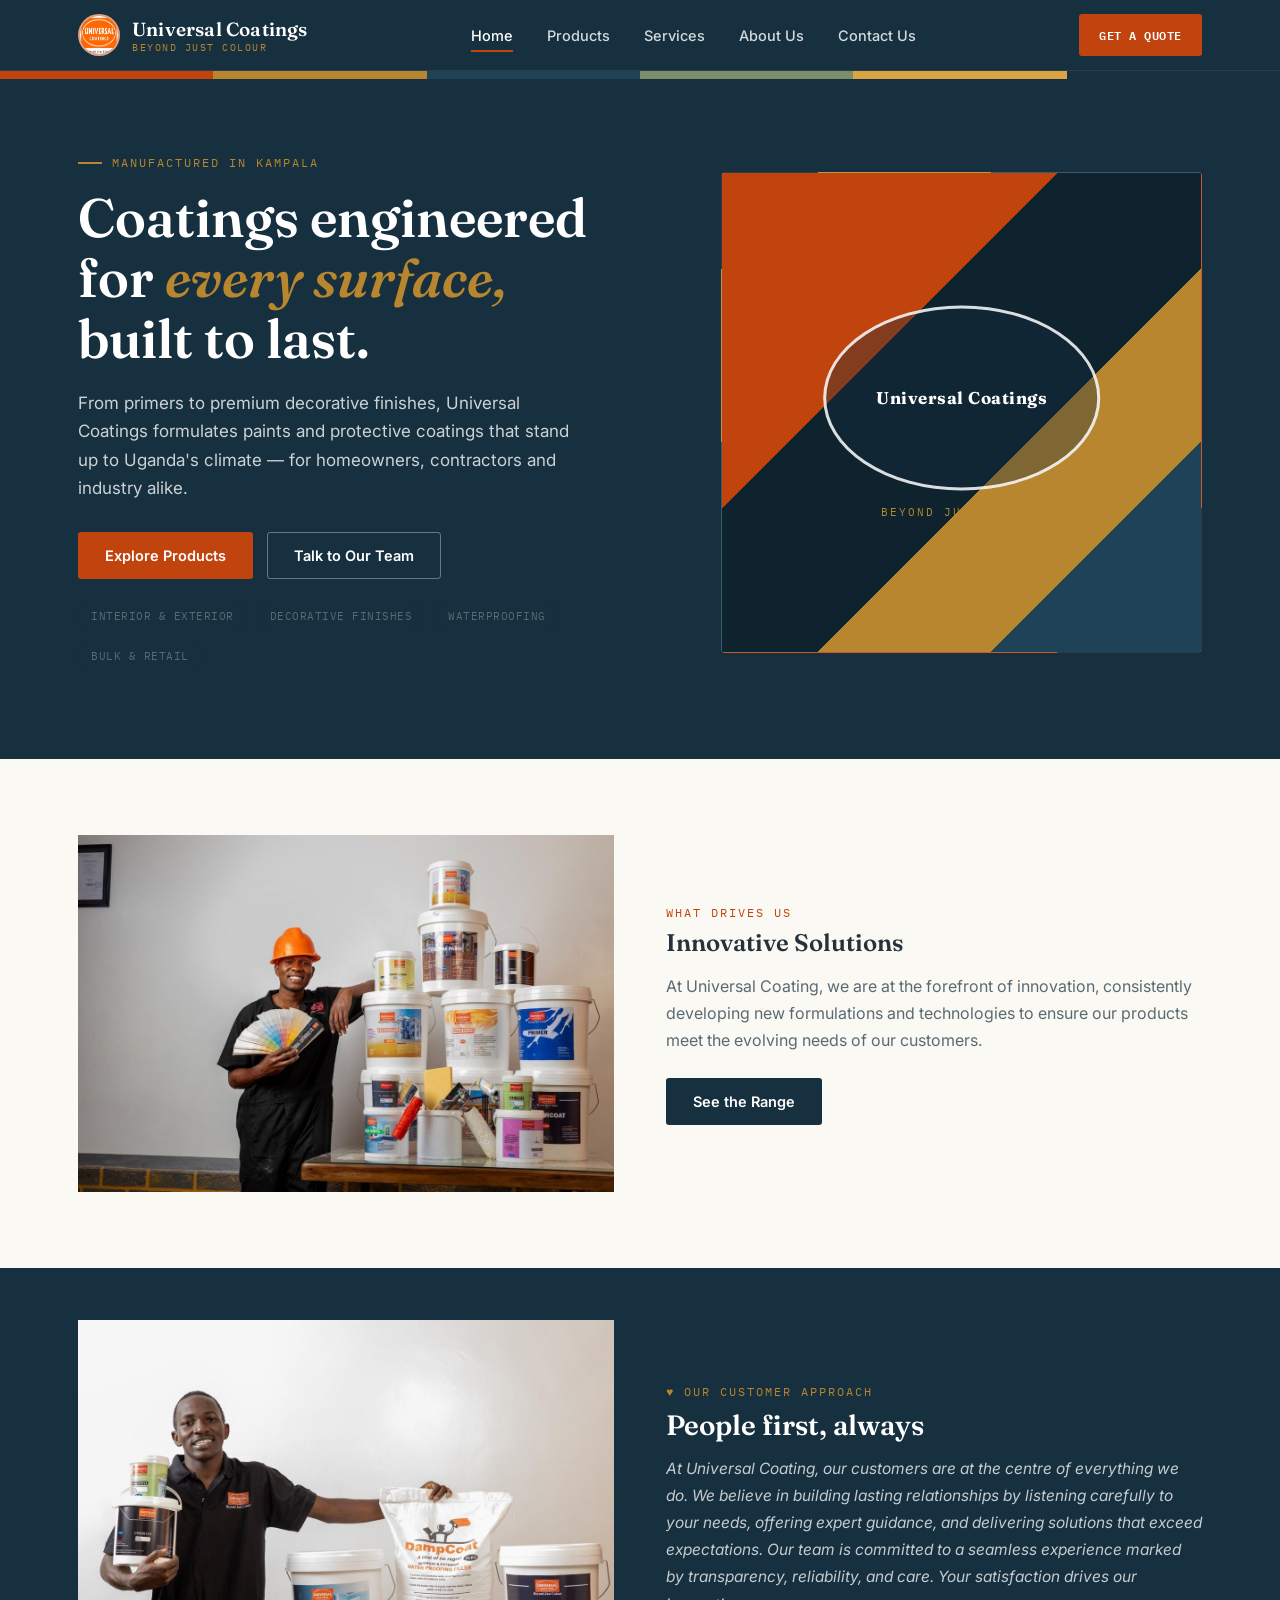
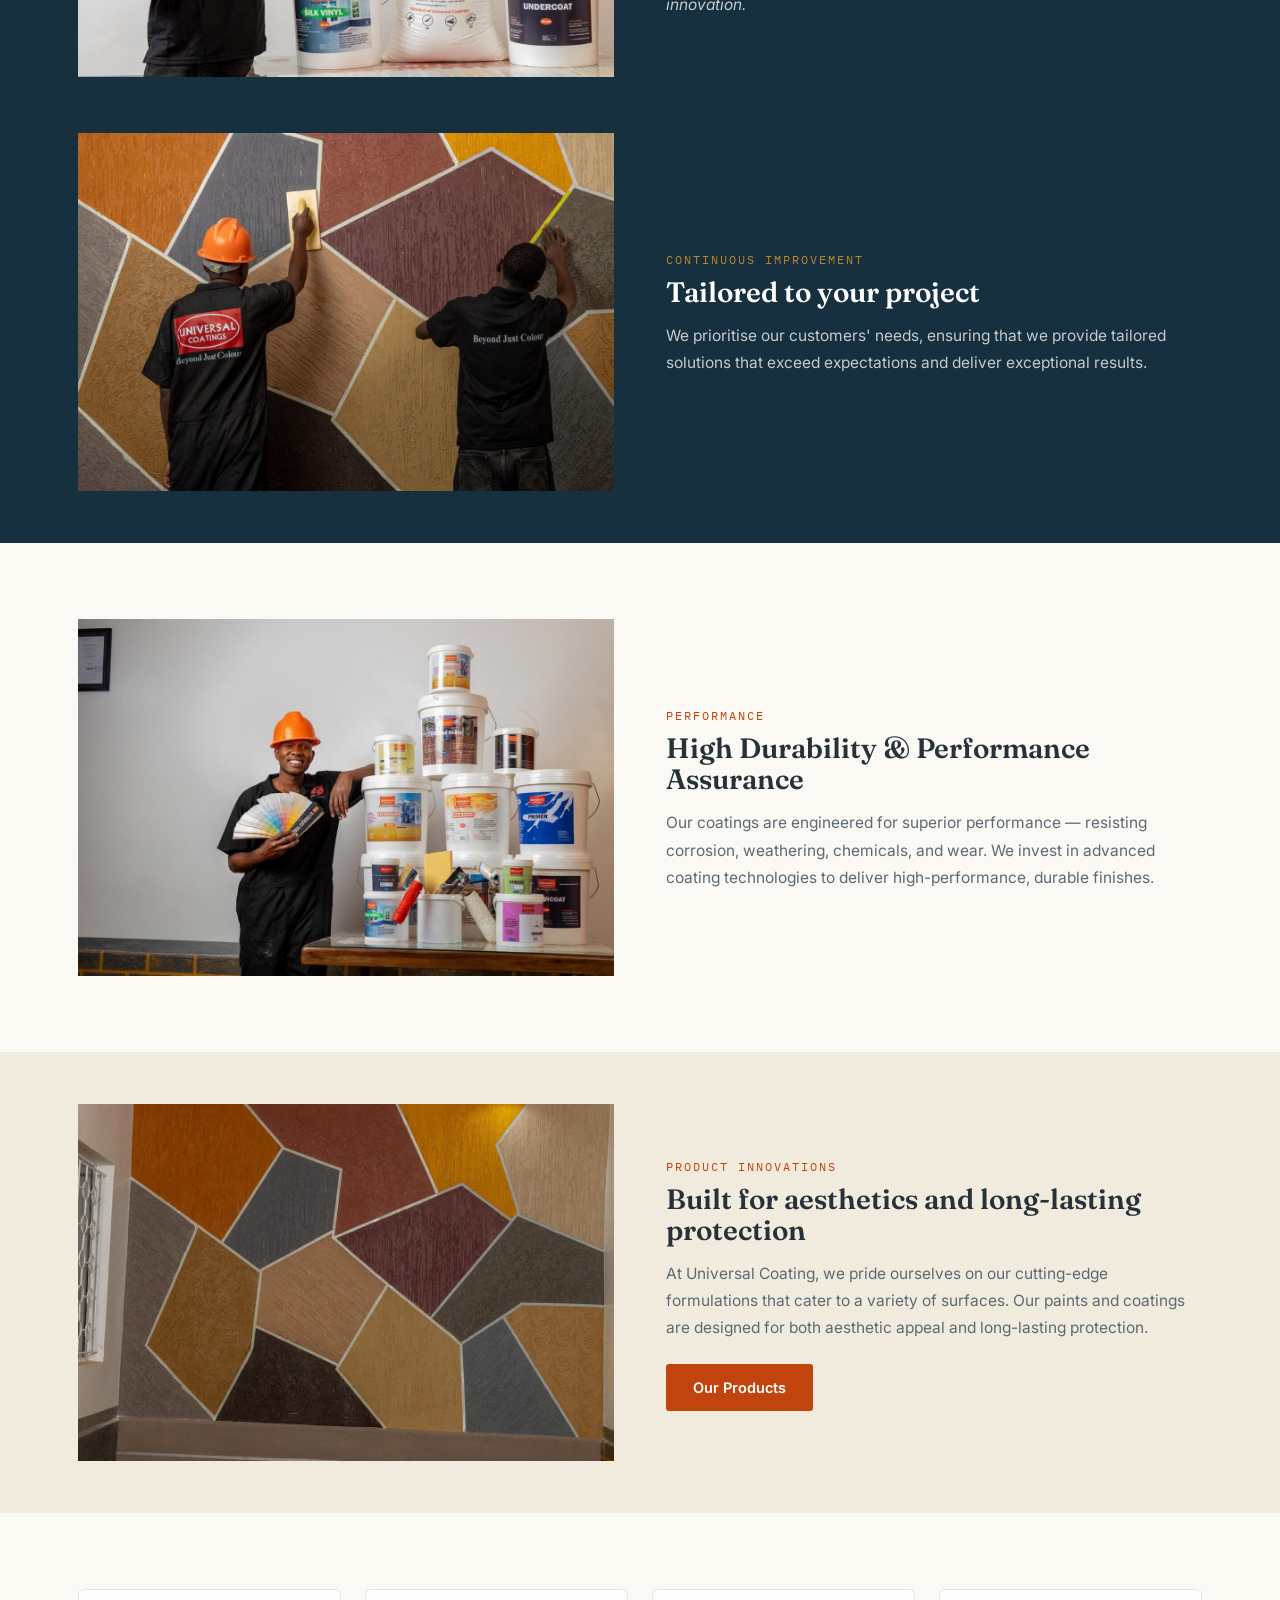
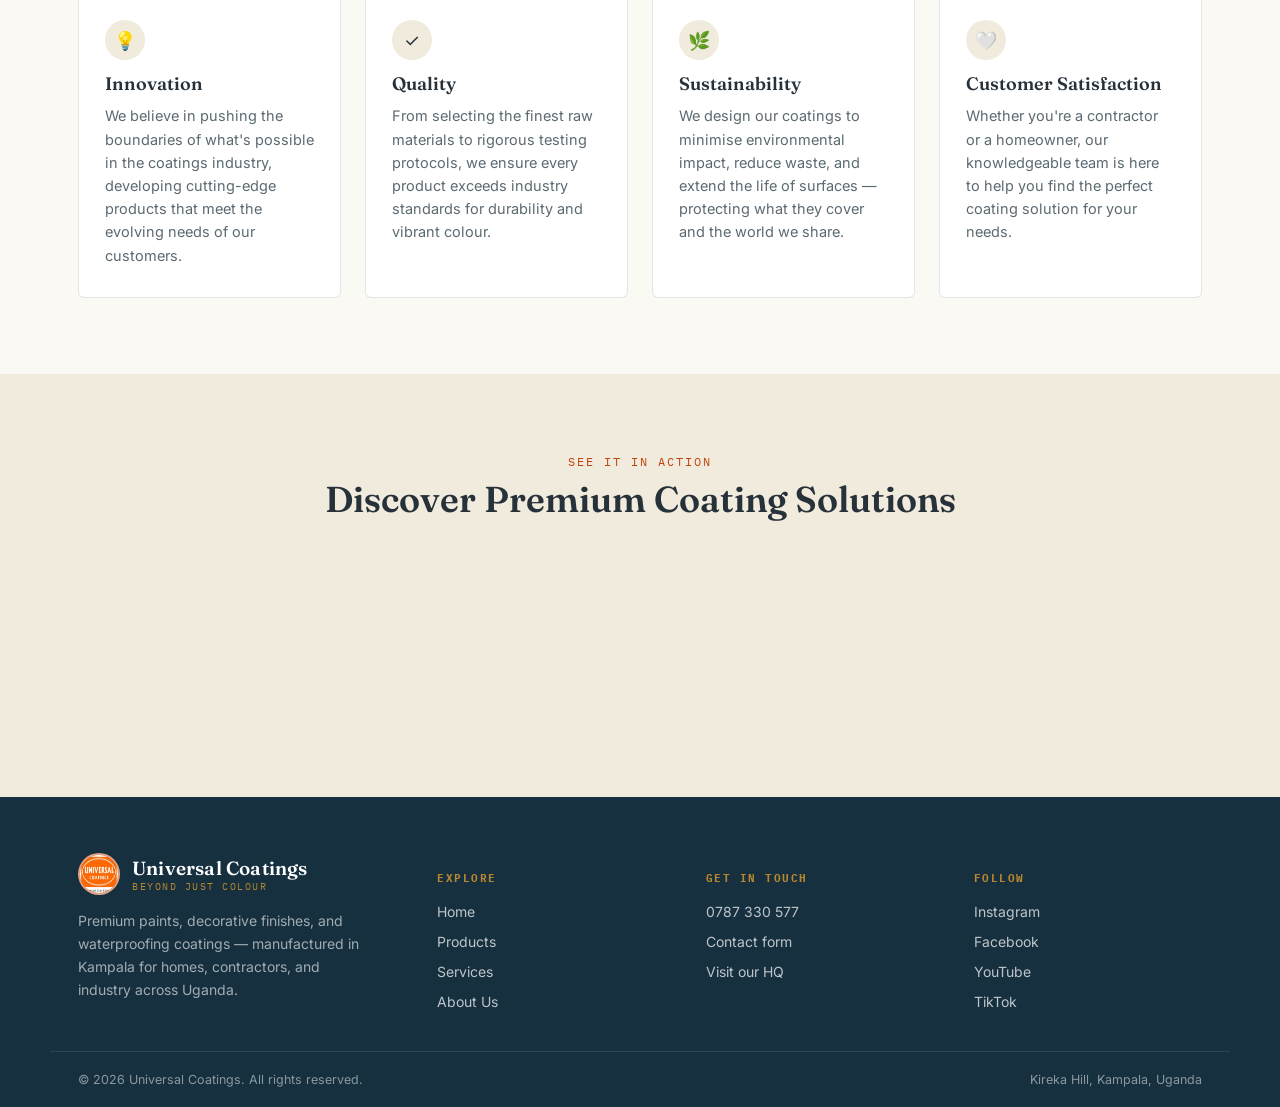
<file: index.html>
<!doctype html>
<html lang="en">
<head>
<meta charset="UTF-8">
<meta name="viewport" content="width=device-width, initial-scale=1.0">
<title>Universal Coatings — Beyond Just Colour</title>
<meta name="description" content="Universal Coatings manufactures premium paints, decorative finishes and waterproofing coatings in Kampala, Uganda — for homes, contractors and industry.">
<link rel="stylesheet" href="css/styles.css">
</head>
<body>

<header class="site-header">
  <div class="nav-row">
    <a href="index.html" class="brand">
      <img src="images/logo.jpg" alt="Universal Coatings logo" class="brand-mark">
      <div class="brand-text">
        <div class="name">Universal Coatings</div>
        <div class="tag">Beyond Just Colour</div>
      </div>
    </a>
    <nav class="main-nav">
      <ul>
        <li><a href="index.html" class="active">Home</a></li>
        <li><a href="products.html">Products</a></li>
        <li><a href="services.html">Services</a></li>
        <li><a href="about.html">About Us</a></li>
        <li><a href="contact.html">Contact Us</a></li>
      </ul>
    </nav>
    <a href="contact.html" class="nav-cta">Get a Quote</a>
    <button class="nav-toggle" aria-label="Toggle menu"><span></span><span></span><span></span></button>
  </div>
</header>
<div class="swatch-strip"><span class="sw-1"></span><span class="sw-2"></span><span class="sw-3"></span><span class="sw-4"></span><span class="sw-5"></span><span class="sw-6"></span></div>

<!-- HERO -->
<section class="hero">
  <div class="hero-grid">
    <div>
      <div class="eyebrow">Manufactured in Kampala</div>
      <h1>Coatings engineered<br>for <em>every surface,</em><br>built to last.</h1>
      <p class="lede">From primers to premium decorative finishes, Universal Coatings formulates paints and protective coatings that stand up to Uganda's climate — for homeowners, contractors and industry alike.</p>
      <div class="btn-row">
        <a href="products.html" class="btn btn-primary">Explore Products</a>
        <a href="contact.html" class="btn btn-ghost">Talk to Our Team</a>
      </div>
      <div class="badge-row">
        <span class="badge">Interior &amp; Exterior</span>
        <span class="badge">Decorative Finishes</span>
        <span class="badge">Waterproofing</span>
        <span class="badge">Bulk &amp; Retail</span>
      </div>
    </div>
    <div class="hero-visual">
      <div class="tin">
        <div class="ring"><strong>Universal Coatings</strong></div>
        <small>Beyond Just Colour</small>
      </div>
    </div>
  </div>
</section>

<!-- INNOVATIVE SOLUTIONS -->
<section class="section">
  <div class="wrap grid-2">
    <img src="images/durability-product-display.jpg" alt="Universal Coatings full product range" class="photo square">
    <div>
      <span class="kicker">What drives us</span>
      <h2>Innovative Solutions</h2>
      <p style="color:var(--grey);font-size:16px;line-height:1.7;margin-top:16px;">At Universal Coating, we are at the forefront of innovation, consistently developing new formulations and technologies to ensure our products meet the evolving needs of our customers.</p>
      <div class="btn-row" style="margin-top:24px;">
        <a href="products.html" class="btn btn-dark">See the Range</a>
      </div>
    </div>
  </div>
</section>

<!-- CUSTOMER APPROACH -->
<section class="section section-ink tight">
  <div class="wrap grid-2">
    <img src="images/customer-approach-team.jpg" alt="Universal Coatings team member with product range" class="photo square">
    <div>
      <span class="kicker">♥ Our Customer Approach</span>
      <h2 style="color:var(--white);font-size:28px;margin-bottom:14px;">People first, always</h2>
      <p style="color:rgba(255,255,255,0.75);font-size:15.5px;line-height:1.75;font-style:italic;">At Universal Coating, our customers are at the centre of everything we do. We believe in building lasting relationships by listening carefully to your needs, offering expert guidance, and delivering solutions that exceed expectations. Our team is committed to a seamless experience marked by transparency, reliability, and care. Your satisfaction drives our innovation.</p>
    </div>
  </div>
  <div class="wrap grid-2" style="margin-top:56px;">
    <img src="images/continuous-improvement-texture.jpg" alt="Team applying decorative textured finish" class="photo square">
    <div>
      <span class="kicker">Continuous Improvement</span>
      <h2 style="color:var(--white);font-size:28px;">Tailored to your project</h2>
      <p style="color:rgba(255,255,255,0.75);font-size:15.5px;line-height:1.75;margin-top:14px;">We prioritise our customers' needs, ensuring that we provide tailored solutions that exceed expectations and deliver exceptional results.</p>
    </div>
  </div>
</section>

<!-- DURABILITY -->
<section class="section">
  <div class="wrap grid-2">
    <img src="images/durability-product-display.jpg" alt="Full Universal Coatings product range display" class="photo square">
    <div>
      <span class="kicker">Performance</span>
      <h2 style="font-size:28px;">High Durability &amp; Performance Assurance</h2>
      <p style="color:var(--grey);font-size:15.5px;line-height:1.75;margin-top:14px;">Our coatings are engineered for superior performance — resisting corrosion, weathering, chemicals, and wear. We invest in advanced coating technologies to deliver high-performance, durable finishes.</p>
    </div>
  </div>
</section>

<!-- PRODUCT INNOVATIONS -->
<section class="section section-sand tight">
  <div class="wrap grid-2">
    <img src="images/product-innovations-marbletex.jpg" alt="Marbletex decorative finish products stacked outside" class="photo square">
    <div>
      <span class="kicker">Product Innovations</span>
      <h2 style="font-size:28px;">Built for aesthetics and long-lasting protection</h2>
      <p style="color:var(--grey);font-size:15.5px;line-height:1.75;margin-top:14px;">At Universal Coating, we pride ourselves on our cutting-edge formulations that cater to a variety of surfaces. Our paints and coatings are designed for both aesthetic appeal and long-lasting protection.</p>
      <div class="btn-row" style="margin-top:22px;"><a href="products.html" class="btn btn-primary">Our Products</a></div>
    </div>
  </div>
</section>

<!-- FOUR PILLARS -->
<section class="section">
  <div class="wrap">
    <div class="grid-4">
      <div class="pillar-card">
        <div class="pillar-icon">💡</div>
        <h3>Innovation</h3>
        <p>We believe in pushing the boundaries of what's possible in the coatings industry, developing cutting-edge products that meet the evolving needs of our customers.</p>
      </div>
      <div class="pillar-card">
        <div class="pillar-icon">✓</div>
        <h3>Quality</h3>
        <p>From selecting the finest raw materials to rigorous testing protocols, we ensure every product exceeds industry standards for durability and vibrant colour.</p>
      </div>
      <div class="pillar-card">
        <div class="pillar-icon">🌿</div>
        <h3>Sustainability</h3>
        <p>We design our coatings to minimise environmental impact, reduce waste, and extend the life of surfaces — protecting what they cover and the world we share.</p>
      </div>
      <div class="pillar-card">
        <div class="pillar-icon">🤍</div>
        <h3>Customer Satisfaction</h3>
        <p>Whether you're a contractor or a homeowner, our knowledgeable team is here to help you find the perfect coating solution for your needs.</p>
      </div>
    </div>
  </div>
</section>

<!-- VIDEO / DISCOVER -->
<section class="section section-sand">
  <div class="section-head">
    <span class="kicker">See it in action</span>
    <h2>Discover Premium Coating Solutions</h2>
  </div>
  <div class="wrap" style="max-width:640px;">
    <div class="video-embed">
      <iframe src="https://www.youtube.com/embed/xoQO34VLflw" title="Universal Coatings product showcase" frameborder="0" allow="accelerometer; autoplay; clipboard-write; encrypted-media; gyroscope; picture-in-picture; web-share" allowfullscreen></iframe>
    </div>
  </div>
</section>

<footer class="site-footer">
  <div class="footer-top wrap">
    <div class="footer-grid">
      <div class="footer-brand">
        <div class="brand">
          <img src="images/logo.jpg" alt="Universal Coatings logo" class="brand-mark">
          <div class="brand-text"><div class="name">Universal Coatings</div><div class="tag">Beyond Just Colour</div></div>
        </div>
        <p>Premium paints, decorative finishes, and waterproofing coatings — manufactured in Kampala for homes, contractors, and industry across Uganda.</p>
      </div>
      <div class="footer-col">
        <h5>Explore</h5>
        <ul>
          <li><a href="index.html">Home</a></li>
          <li><a href="products.html">Products</a></li>
          <li><a href="services.html">Services</a></li>
          <li><a href="about.html">About Us</a></li>
        </ul>
      </div>
      <div class="footer-col">
        <h5>Get in touch</h5>
        <ul>
          <li><a href="tel:0787330577">0787 330 577</a></li>
          <li><a href="contact.html">Contact form</a></li>
          <li><a href="contact.html#visit">Visit our HQ</a></li>
        </ul>
      </div>
      <div class="footer-col">
        <h5>Follow</h5>
        <ul>
          <li><a href="#">Instagram</a></li>
          <li><a href="#">Facebook</a></li>
          <li><a href="#">YouTube</a></li>
          <li><a href="#">TikTok</a></li>
        </ul>
      </div>
    </div>
  </div>
  <div class="footer-bottom wrap">
    <span>© 2026 Universal Coatings. All rights reserved.</span>
    <span>Kireka Hill, Kampala, Uganda</span>
  </div>
</footer>
<script src="js/main.js"></script>
</body>
</html>
</file>
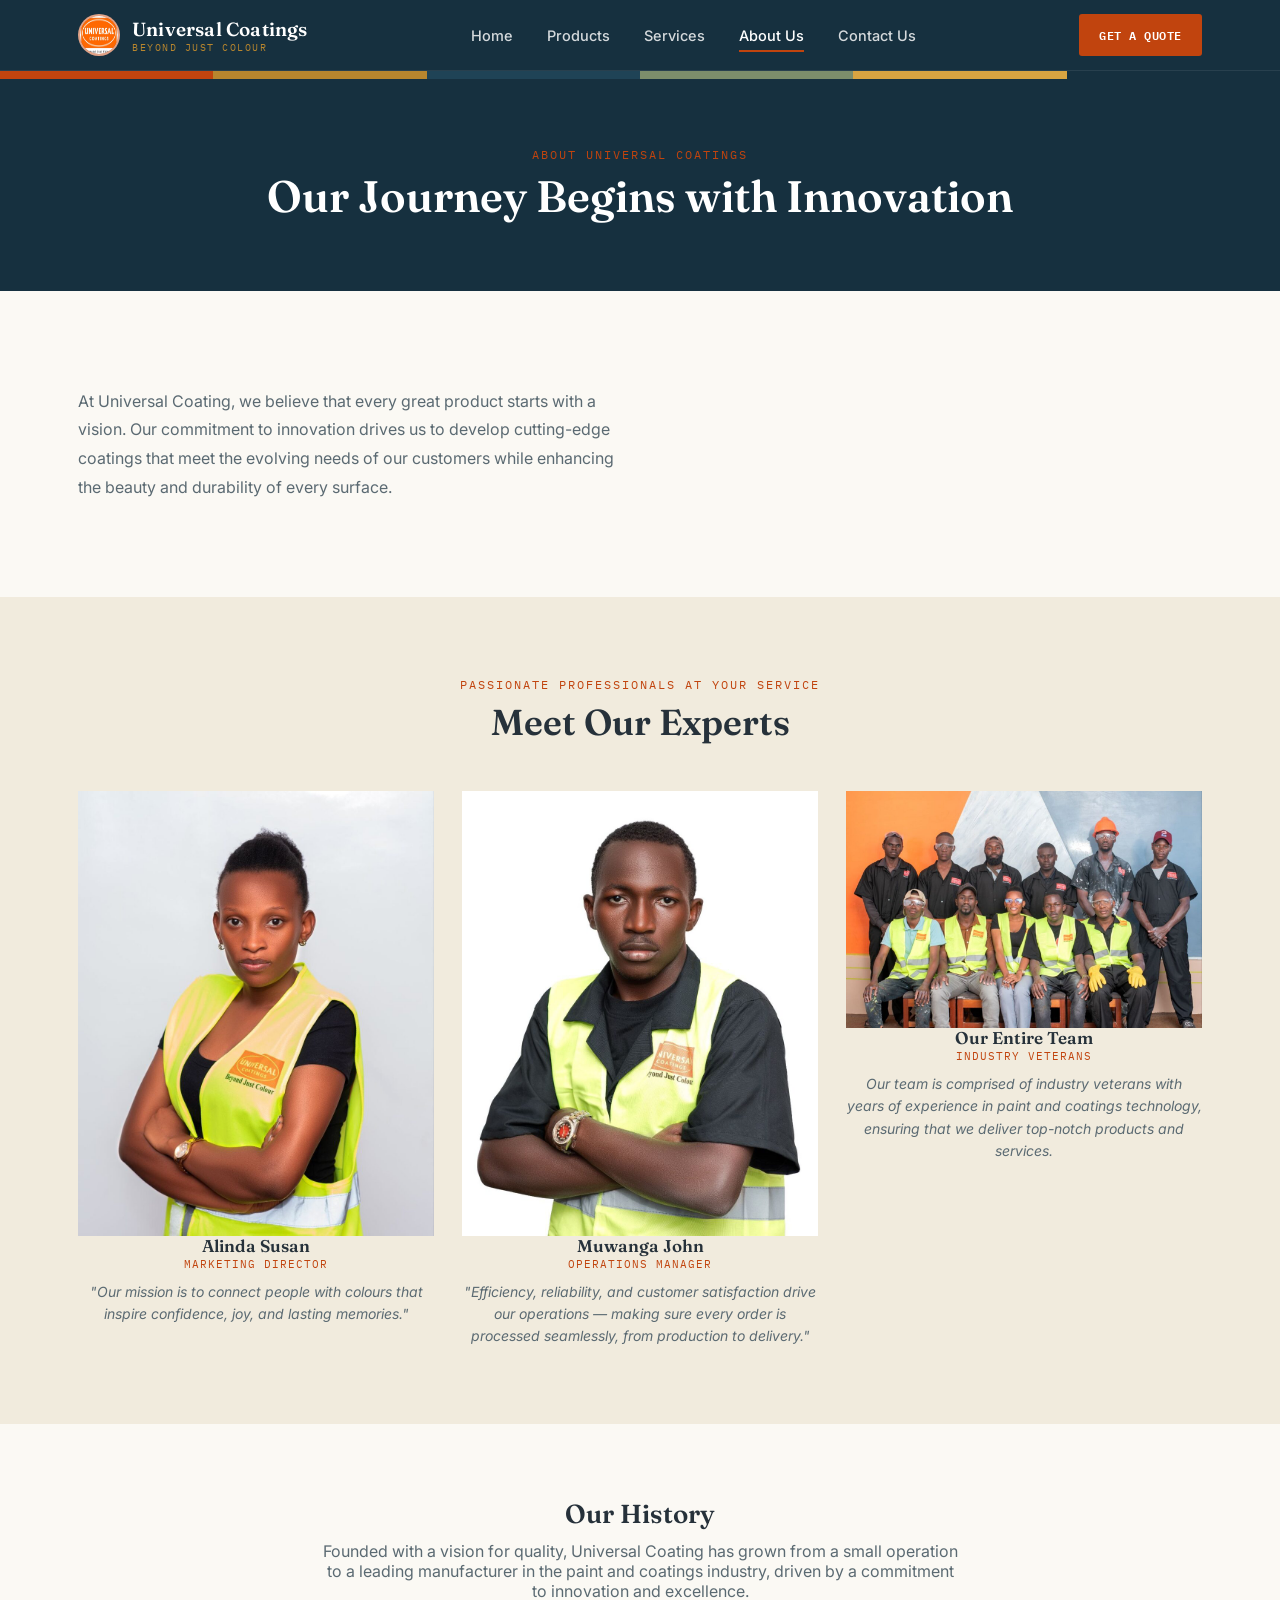
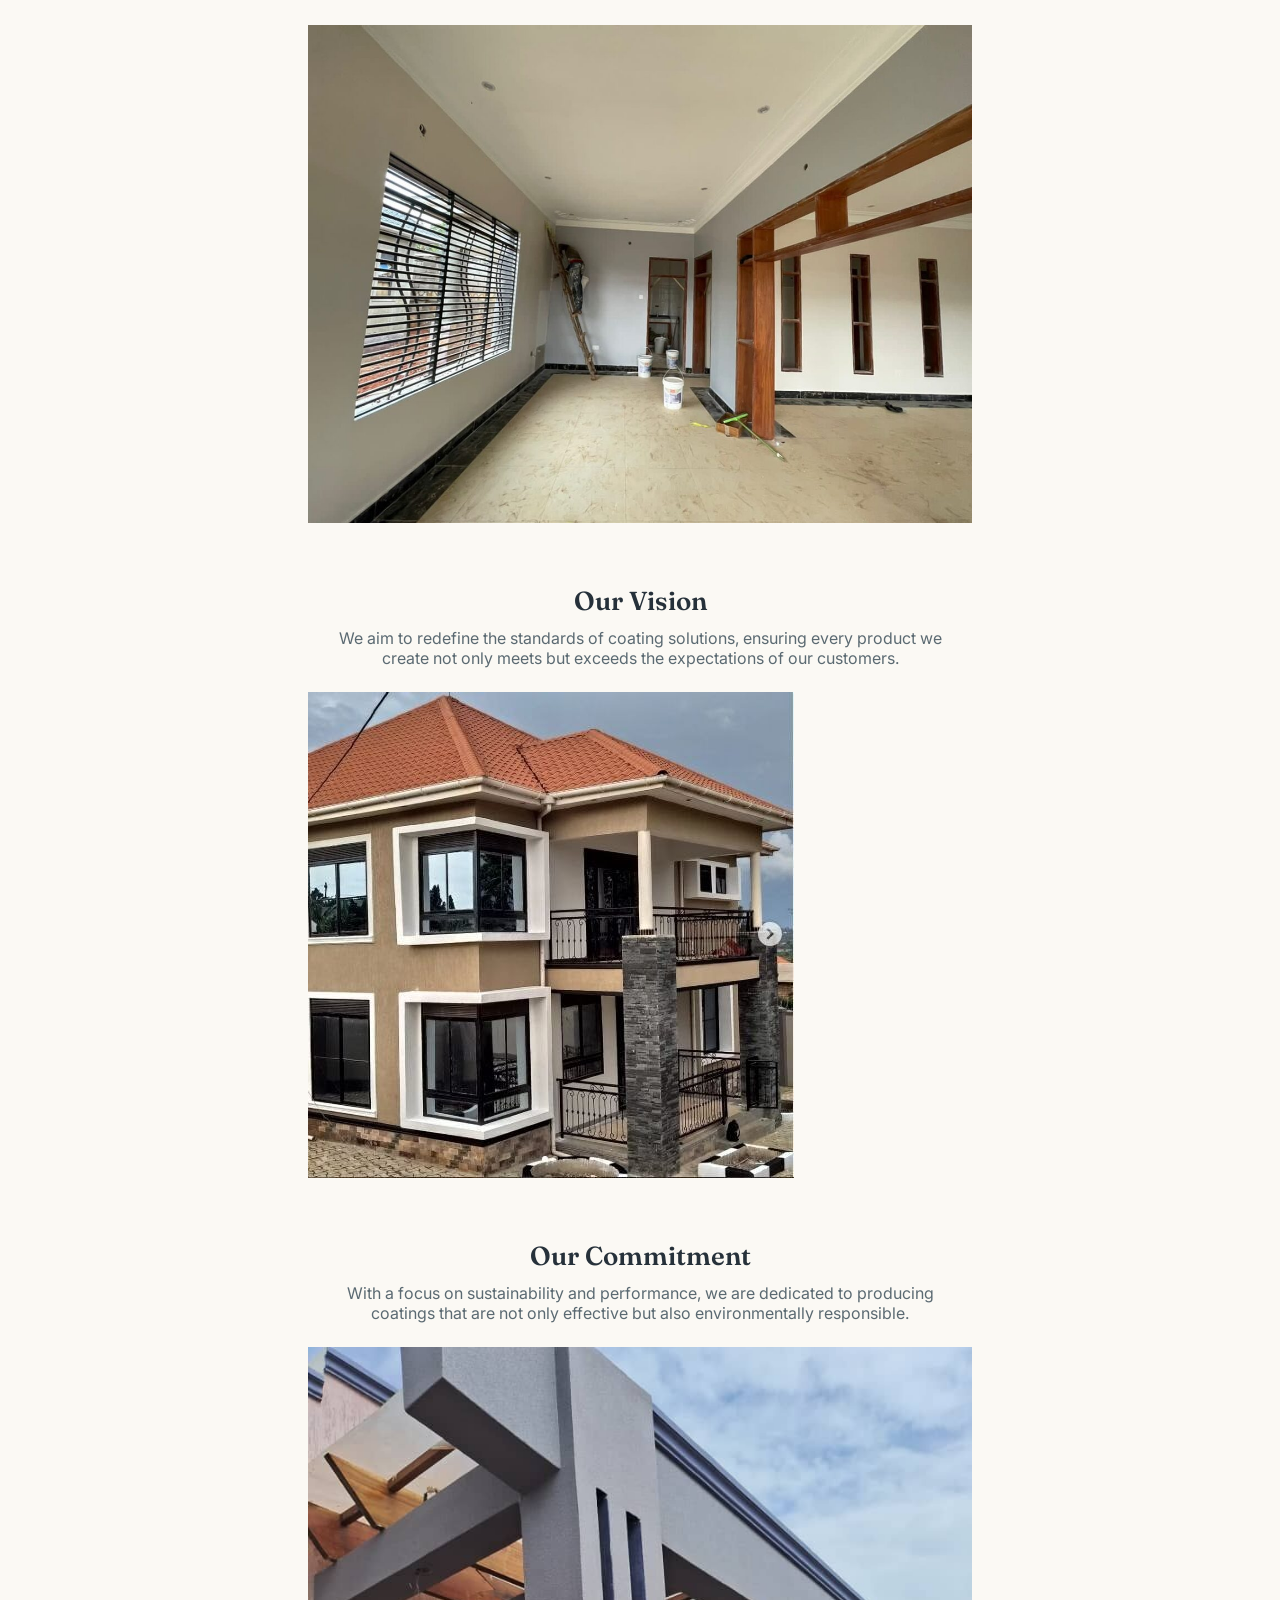
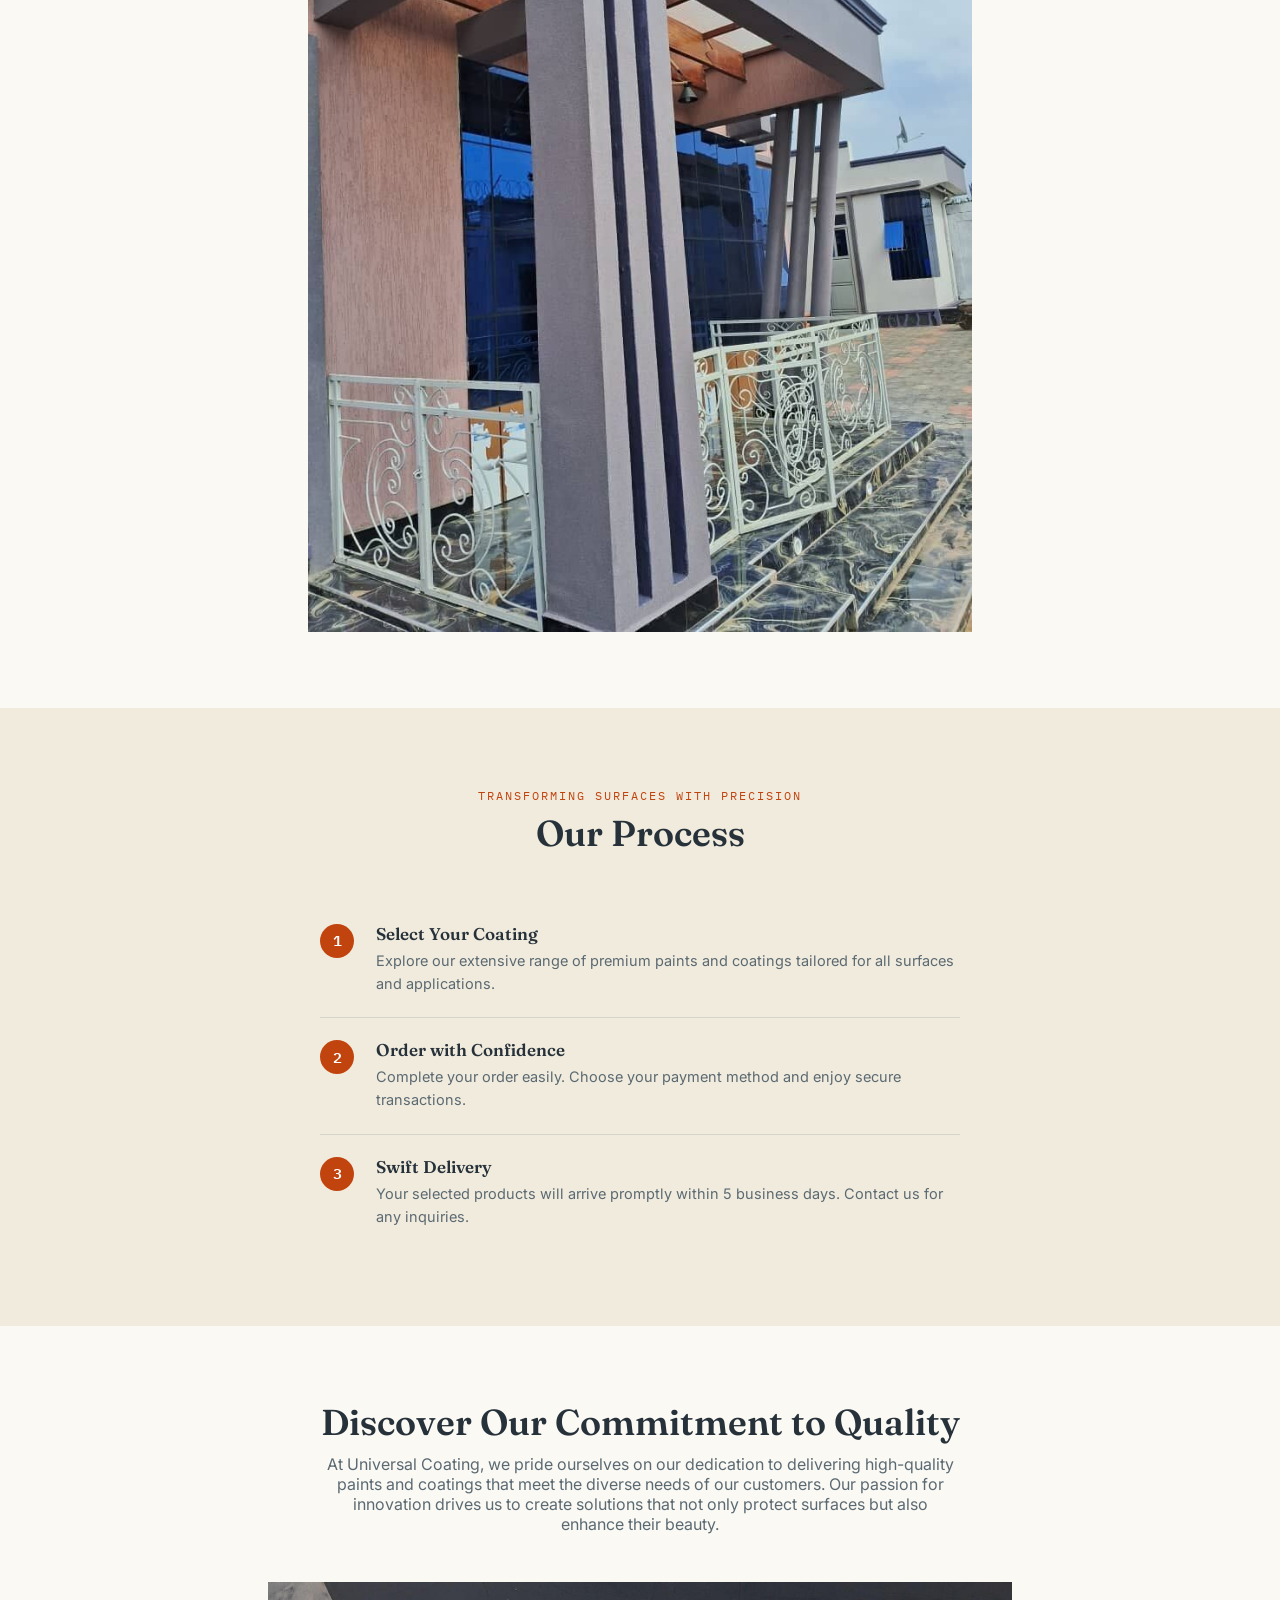
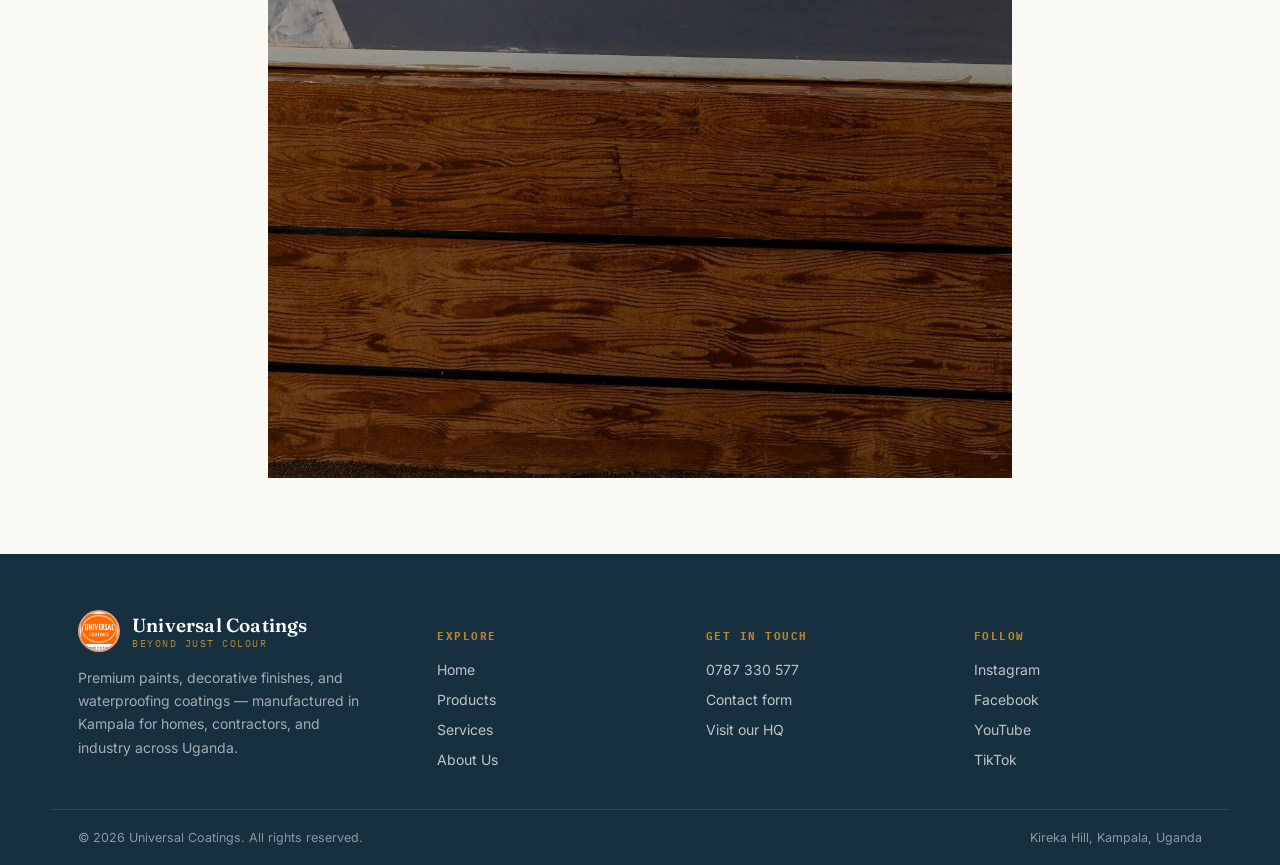
<file: about.html>
<!doctype html>
<html lang="en">
<head>
<meta charset="UTF-8">
<meta name="viewport" content="width=device-width, initial-scale=1.0">
<title>About Us — Universal Coatings</title>
<meta name="description" content="Meet the team behind Universal Coatings and learn about our history, vision and commitment to quality coatings manufactured in Kampala, Uganda.">
<link rel="stylesheet" href="css/styles.css">
</head>
<body>

<header class="site-header">
  <div class="nav-row">
    <a href="index.html" class="brand">
      <img src="images/logo.jpg" alt="Universal Coatings logo" class="brand-mark">
      <div class="brand-text"><div class="name">Universal Coatings</div><div class="tag">Beyond Just Colour</div></div>
    </a>
    <nav class="main-nav">
      <ul>
        <li><a href="index.html">Home</a></li>
        <li><a href="products.html">Products</a></li>
        <li><a href="services.html">Services</a></li>
        <li><a href="about.html" class="active">About Us</a></li>
        <li><a href="contact.html">Contact Us</a></li>
      </ul>
    </nav>
    <a href="contact.html" class="nav-cta">Get a Quote</a>
    <button class="nav-toggle" aria-label="Toggle menu"><span></span><span></span><span></span></button>
  </div>
</header>
<div class="swatch-strip"><span class="sw-1"></span><span class="sw-2"></span><span class="sw-3"></span><span class="sw-4"></span><span class="sw-5"></span><span class="sw-6"></span></div>

<section class="page-hero">
  <div class="wrap">
    <span class="kicker">About Universal Coatings</span>
    <h1>Our Journey Begins with Innovation</h1>
  </div>
</section>

<section class="section">
  <div class="wrap grid-2">
    <div>
      <p style="color:var(--grey);font-size:16px;line-height:1.8;">At Universal Coating, we believe that every great product starts with a vision. Our commitment to innovation drives us to develop cutting-edge coatings that meet the evolving needs of our customers while enhancing the beauty and durability of every surface.</p>
    </div>
    <div class="video-embed">
      <iframe src="https://www.youtube.com/embed/1rUex1A8hSY" title="Universal Coatings team introduction" frameborder="0" allow="accelerometer; autoplay; clipboard-write; encrypted-media; gyroscope; picture-in-picture; web-share" allowfullscreen></iframe>
    </div>
  </div>
</section>

<!-- MEET OUR EXPERTS -->
<section class="section section-sand">
  <div class="section-head">
    <span class="kicker">Passionate Professionals at Your Service</span>
    <h2>Meet Our Experts</h2>
  </div>
  <div class="wrap">
    <div class="grid-3">
      <div class="team-card">
        <img src="images/team-alinda-susan.jpg" alt="Alinda Susan, Marketing Director" class="photo square">
        <h4>Alinda Susan</h4>
        <div class="role">Marketing Director</div>
        <p class="bio">"Our mission is to connect people with colours that inspire confidence, joy, and lasting memories."</p>
      </div>
      <div class="team-card">
        <img src="images/team-muwanga-john.jpg" alt="Muwanga John, Operations Manager" class="photo square">
        <h4>Muwanga John</h4>
        <div class="role">Operations Manager</div>
        <p class="bio">"Efficiency, reliability, and customer satisfaction drive our operations — making sure every order is processed seamlessly, from production to delivery."</p>
      </div>
      <div class="team-card">
        <img src="images/team-full.jpg" alt="The Universal Coatings team" class="photo square">
        <h4>Our Entire Team</h4>
        <div class="role">Industry Veterans</div>
        <p class="bio">Our team is comprised of industry veterans with years of experience in paint and coatings technology, ensuring that we deliver top-notch products and services.</p>
      </div>
    </div>
  </div>
</section>

<!-- HISTORY / VISION / COMMITMENT -->
<section class="section">
  <div class="wrap" style="max-width:720px;">
    <div class="section-head" style="margin-bottom:24px;">
      <h2 style="font-size:26px;">Our History</h2>
      <p>Founded with a vision for quality, Universal Coating has grown from a small operation to a leading manufacturer in the paint and coatings industry, driven by a commitment to innovation and excellence.</p>
    </div>
    <img src="images/history-building.jpg" alt="Completed exterior building project" class="photo wide" style="margin-bottom:64px;">

    <div class="section-head" style="margin-bottom:24px;">
      <h2 style="font-size:26px;">Our Vision</h2>
      <p>We aim to redefine the standards of coating solutions, ensuring every product we create not only meets but exceeds the expectations of our customers.</p>
    </div>
    <img src="images/vision-building.jpg" alt="Exterior facade coating detail" class="photo wide" style="margin-bottom:64px;">

    <div class="section-head" style="margin-bottom:24px;">
      <h2 style="font-size:26px;">Our Commitment</h2>
      <p>With a focus on sustainability and performance, we are dedicated to producing coatings that are not only effective but also environmentally responsible.</p>
    </div>
    <img src="images/commitment-house.jpg" alt="Residential exterior finish" class="photo wide">
  </div>
</section>

<!-- OUR PROCESS -->
<section class="section section-sand">
  <div class="section-head">
    <span class="kicker">Transforming Surfaces with Precision</span>
    <h2>Our Process</h2>
  </div>
  <div class="wrap">
    <div class="steps">
      <div class="step">
        <div class="step-num">1</div>
        <div><h4>Select Your Coating</h4><p>Explore our extensive range of premium paints and coatings tailored for all surfaces and applications.</p></div>
      </div>
      <div class="step">
        <div class="step-num">2</div>
        <div><h4>Order with Confidence</h4><p>Complete your order easily. Choose your payment method and enjoy secure transactions.</p></div>
      </div>
      <div class="step">
        <div class="step-num">3</div>
        <div><h4>Swift Delivery</h4><p>Your selected products will arrive promptly within 5 business days. Contact us for any inquiries.</p></div>
      </div>
    </div>
  </div>
</section>

<!-- COMMITMENT TO QUALITY -->
<section class="section">
  <div class="section-head">
    <h2>Discover Our Commitment to Quality</h2>
    <p>At Universal Coating, we pride ourselves on our dedication to delivering high-quality paints and coatings that meet the diverse needs of our customers. Our passion for innovation drives us to create solutions that not only protect surfaces but also enhance their beauty.</p>
  </div>
  <div class="wrap" style="max-width:800px;">
    <img src="images/process-wood-surface.jpg" alt="Finished wood grain textured surface" class="photo wide">
  </div>
</section>

<footer class="site-footer">
  <div class="footer-top wrap">
    <div class="footer-grid">
      <div class="footer-brand">
        <div class="brand">
          <img src="images/logo.jpg" alt="Universal Coatings logo" class="brand-mark">
          <div class="brand-text"><div class="name">Universal Coatings</div><div class="tag">Beyond Just Colour</div></div>
        </div>
        <p>Premium paints, decorative finishes, and waterproofing coatings — manufactured in Kampala for homes, contractors, and industry across Uganda.</p>
      </div>
      <div class="footer-col">
        <h5>Explore</h5>
        <ul><li><a href="index.html">Home</a></li><li><a href="products.html">Products</a></li><li><a href="services.html">Services</a></li><li><a href="about.html">About Us</a></li></ul>
      </div>
      <div class="footer-col">
        <h5>Get in touch</h5>
        <ul><li><a href="tel:0787330577">0787 330 577</a></li><li><a href="contact.html">Contact form</a></li><li><a href="contact.html#visit">Visit our HQ</a></li></ul>
      </div>
      <div class="footer-col">
        <h5>Follow</h5>
        <ul><li><a href="#">Instagram</a></li><li><a href="#">Facebook</a></li><li><a href="#">YouTube</a></li><li><a href="#">TikTok</a></li></ul>
      </div>
    </div>
  </div>
  <div class="footer-bottom wrap">
    <span>© 2026 Universal Coatings. All rights reserved.</span>
    <span>Kireka Hill, Kampala, Uganda</span>
  </div>
</footer>
<script src="js/main.js"></script>
</body>
</html>
</file>
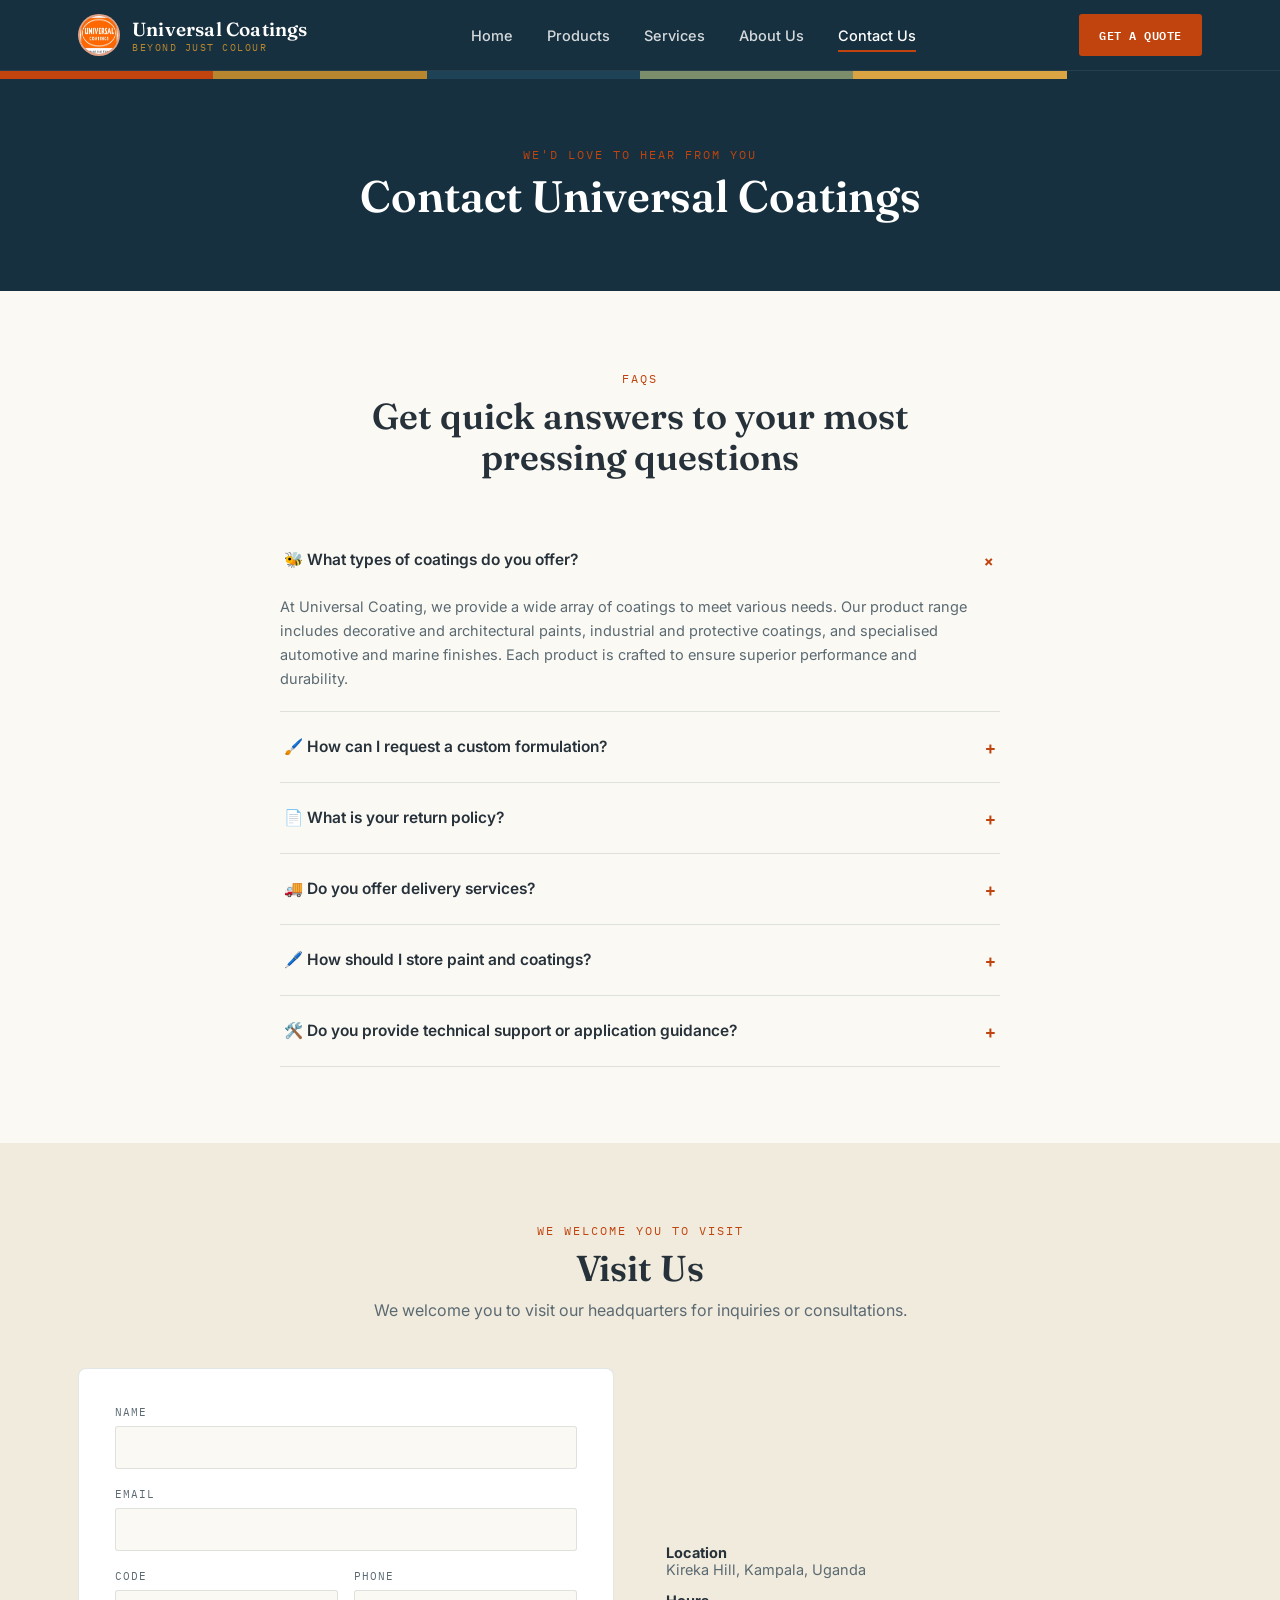
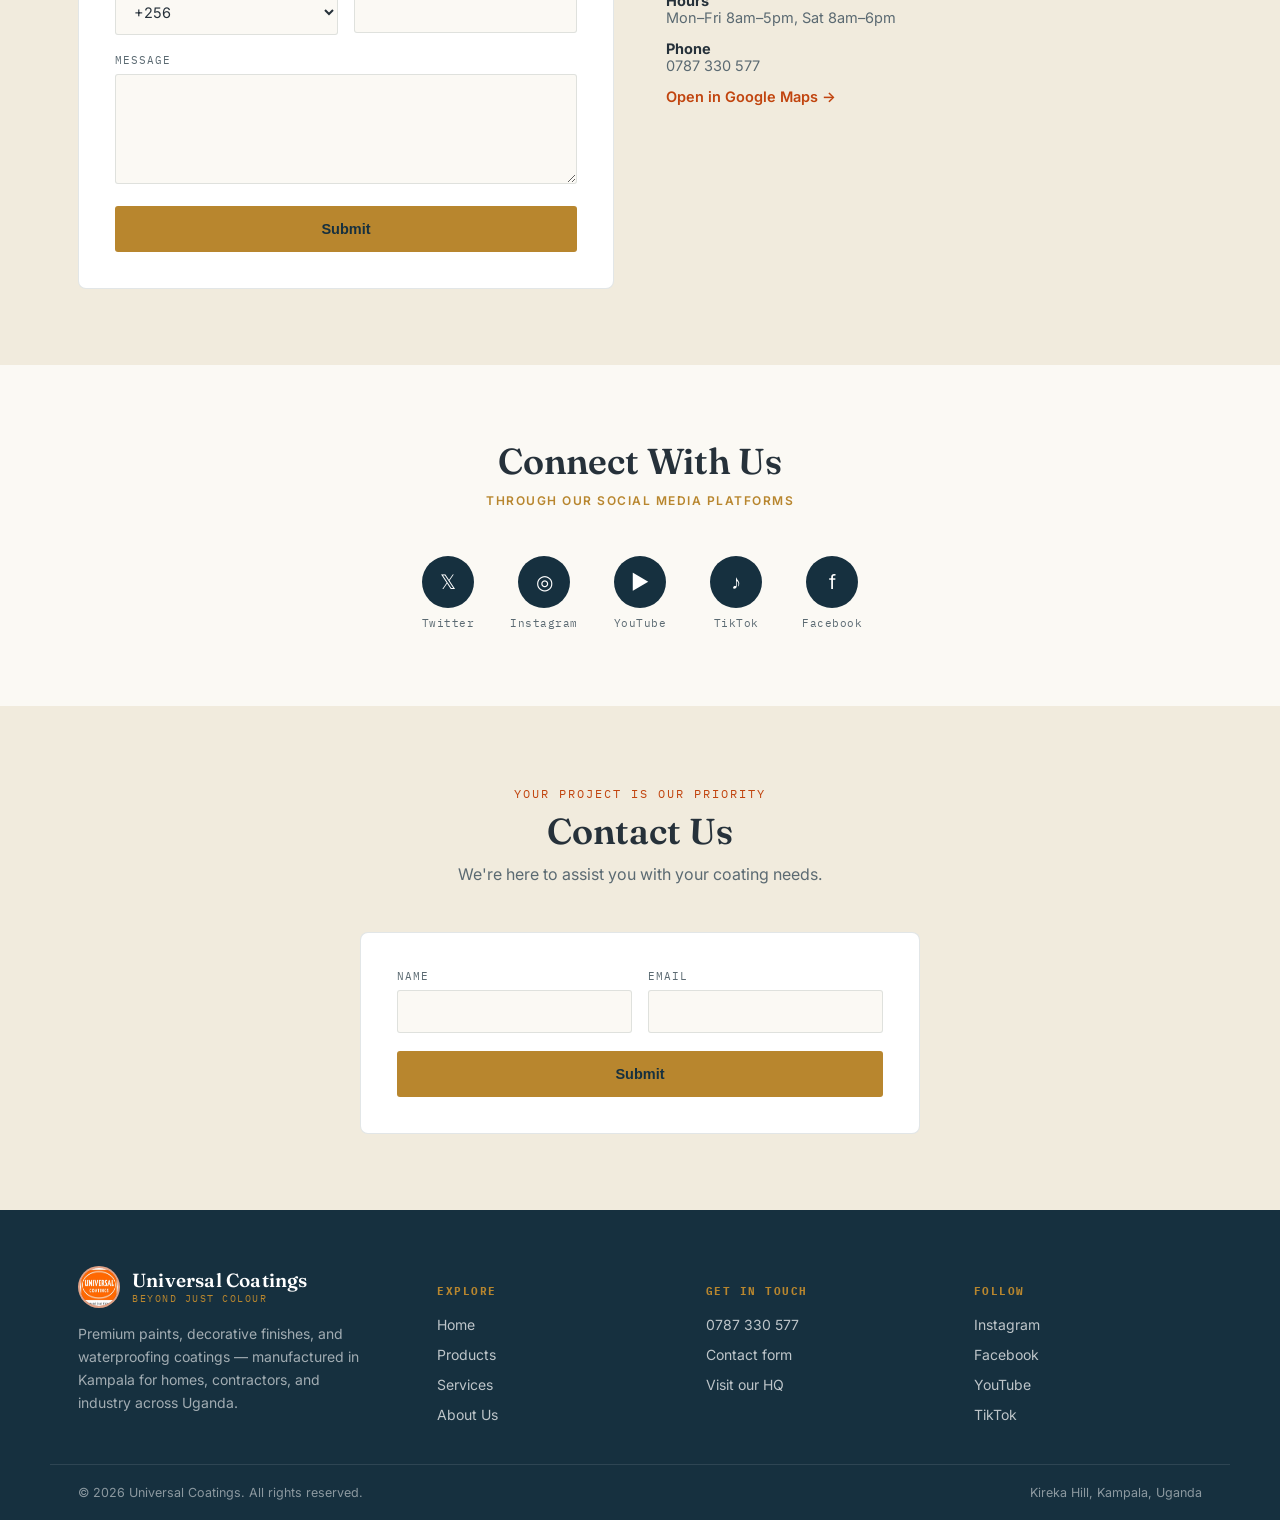
<file: contact.html>
<!doctype html>
<html lang="en">
<head>
<meta charset="UTF-8">
<meta name="viewport" content="width=device-width, initial-scale=1.0">
<title>Contact Us — Universal Coatings</title>
<meta name="description" content="Get in touch with Universal Coatings — FAQs, visit our Kampala headquarters, or send us a message.">
<link rel="stylesheet" href="css/styles.css">
</head>
<body>

<header class="site-header">
  <div class="nav-row">
    <a href="index.html" class="brand">
      <img src="images/logo.jpg" alt="Universal Coatings logo" class="brand-mark">
      <div class="brand-text"><div class="name">Universal Coatings</div><div class="tag">Beyond Just Colour</div></div>
    </a>
    <nav class="main-nav">
      <ul>
        <li><a href="index.html">Home</a></li>
        <li><a href="products.html">Products</a></li>
        <li><a href="services.html">Services</a></li>
        <li><a href="about.html">About Us</a></li>
        <li><a href="contact.html" class="active">Contact Us</a></li>
      </ul>
    </nav>
    <a href="contact.html" class="nav-cta">Get a Quote</a>
    <button class="nav-toggle" aria-label="Toggle menu"><span></span><span></span><span></span></button>
  </div>
</header>
<div class="swatch-strip"><span class="sw-1"></span><span class="sw-2"></span><span class="sw-3"></span><span class="sw-4"></span><span class="sw-5"></span><span class="sw-6"></span></div>

<section class="page-hero">
  <div class="wrap">
    <span class="kicker">We'd love to hear from you</span>
    <h1>Contact Universal Coatings</h1>
  </div>
</section>

<!-- FAQ -->
<section class="section">
  <div class="section-head">
    <span class="kicker">FAQs</span>
    <h2>Get quick answers to your most pressing questions</h2>
  </div>
  <div class="wrap">
    <div class="faq">
      <div class="faq-item open">
        <button class="faq-q"><span>🐝 What types of coatings do you offer?</span><span class="plus">+</span></button>
        <div class="faq-a" style="max-height:200px;"><p>At Universal Coating, we provide a wide array of coatings to meet various needs. Our product range includes decorative and architectural paints, industrial and protective coatings, and specialised automotive and marine finishes. Each product is crafted to ensure superior performance and durability.</p></div>
      </div>
      <div class="faq-item">
        <button class="faq-q"><span>🖌️ How can I request a custom formulation?</span><span class="plus">+</span></button>
        <div class="faq-a"><p>Reach out via our contact form or call our office — our team will discuss your colour, texture and performance requirements and work with you to develop a formulation for your project.</p></div>
      </div>
      <div class="faq-item">
        <button class="faq-q"><span>📄 What is your return policy?</span><span class="plus">+</span></button>
        <div class="faq-a"><p>Unopened, undamaged products can be returned within a reasonable period of purchase. Contact our team with your order details and we'll guide you through the process.</p></div>
      </div>
      <div class="faq-item">
        <button class="faq-q"><span>🚚 Do you offer delivery services?</span><span class="plus">+</span></button>
        <div class="faq-a"><p>Yes — we deliver to your doorstep, job site, or production facility for both small batches and bulk quantities across our distribution network.</p></div>
      </div>
      <div class="faq-item">
        <button class="faq-q"><span>🖊️ How should I store paint and coatings?</span><span class="plus">+</span></button>
        <div class="faq-a"><p>Store all products in a cool, dry place with the container tightly closed, and protect from direct sunlight and freezing temperatures for the shelf life stated on the product.</p></div>
      </div>
      <div class="faq-item">
        <button class="faq-q"><span>🛠️ Do you provide technical support or application guidance?</span><span class="plus">+</span></button>
        <div class="faq-a"><p>Yes — our team provides professional advice, application guidelines, and troubleshooting support to painters, DIYers and contractors. Use the technical support form on our Services page.</p></div>
      </div>
    </div>
  </div>
</section>

<!-- VISIT US -->
<section id="visit" class="section section-sand">
  <div class="section-head">
    <span class="kicker">We welcome you to visit</span>
    <h2>Visit Us</h2>
    <p>We welcome you to visit our headquarters for inquiries or consultations.</p>
  </div>
  <div class="wrap">
    <div class="grid-2" style="grid-template-columns:1fr 1fr;align-items:start;">
      <form class="form-card" style="margin:0;" data-demo-form>
        <div class="field"><label for="v-name">Name</label><input id="v-name" type="text" required></div>
        <div class="field"><label for="v-email">Email</label><input id="v-email" type="email" required></div>
        <div class="field field-row">
          <div><label for="v-code">Code</label><select id="v-code"><option>+256</option></select></div>
          <div><label for="v-phone">Phone</label><input id="v-phone" type="tel"></div>
        </div>
        <div class="field"><label for="v-msg">Message</label><textarea id="v-msg"></textarea></div>
        <button type="submit" class="btn btn-gold" style="width:100%;justify-content:center;">Submit</button>
        <p class="form-msg"></p>
      </form>
      <div>
        <div class="video-embed" style="margin-bottom:22px;">
          <iframe src="https://www.google.com/maps?q=Universal+Coatings+Uganda,+Kireka+Hill,+Kampala&output=embed" title="Universal Coatings location map" frameborder="0" loading="lazy" allowfullscreen></iframe>
        </div>
        <div style="display:flex;flex-direction:column;gap:14px;font-size:14.5px;color:var(--charcoal);">
          <div><strong>Location</strong><br><span style="color:var(--grey);">Kireka Hill, Kampala, Uganda</span></div>
          <div><strong>Hours</strong><br><span style="color:var(--grey);">Mon–Fri 8am–5pm, Sat 8am–6pm</span></div>
          <div><strong>Phone</strong><br><span style="color:var(--grey);">0787 330 577</span></div>
          <div><a href="https://maps.app.goo.gl/7cQfxqax8t99Afo97" style="color:var(--rust);font-weight:600;">Open in Google Maps →</a></div>
        </div>
      </div>
    </div>
  </div>
</section>

<!-- CONNECT / SOCIAL -->
<section class="section">
  <div class="section-head">
    <h2>Connect With Us</h2>
    <p style="text-transform:uppercase;font-size:12px;letter-spacing:1.5px;color:var(--gold);font-weight:600;">Through our social media platforms</p>
  </div>
  <div class="wrap">
    <div class="social-row">
      <a href="#" class="social-btn"><div class="social-icon">𝕏</div><span>Twitter</span></a>
      <a href="#" class="social-btn"><div class="social-icon">◎</div><span>Instagram</span></a>
      <a href="#" class="social-btn"><div class="social-icon">▶</div><span>YouTube</span></a>
      <a href="#" class="social-btn"><div class="social-icon">♪</div><span>TikTok</span></a>
      <a href="#" class="social-btn"><div class="social-icon">f</div><span>Facebook</span></a>
    </div>
  </div>
</section>

<!-- CONTACT US -->
<section class="section section-sand">
  <div class="section-head">
    <span class="kicker">Your project is our priority</span>
    <h2>Contact Us</h2>
    <p>We're here to assist you with your coating needs.</p>
  </div>
  <div class="wrap">
    <form class="form-card" data-demo-form>
      <div class="field-row" style="margin-bottom:18px;">
        <div class="field" style="margin:0;"><label for="c-name">Name</label><input id="c-name" type="text" required></div>
        <div class="field" style="margin:0;"><label for="c-email">Email</label><input id="c-email" type="email" required></div>
      </div>
      <button type="submit" class="btn btn-gold" style="width:100%;justify-content:center;">Submit</button>
      <p class="form-msg"></p>
    </form>
  </div>
</section>

<footer class="site-footer">
  <div class="footer-top wrap">
    <div class="footer-grid">
      <div class="footer-brand">
        <div class="brand">
          <img src="images/logo.jpg" alt="Universal Coatings logo" class="brand-mark">
          <div class="brand-text"><div class="name">Universal Coatings</div><div class="tag">Beyond Just Colour</div></div>
        </div>
        <p>Premium paints, decorative finishes, and waterproofing coatings — manufactured in Kampala for homes, contractors, and industry across Uganda.</p>
      </div>
      <div class="footer-col">
        <h5>Explore</h5>
        <ul><li><a href="index.html">Home</a></li><li><a href="products.html">Products</a></li><li><a href="services.html">Services</a></li><li><a href="about.html">About Us</a></li></ul>
      </div>
      <div class="footer-col">
        <h5>Get in touch</h5>
        <ul><li><a href="tel:0787330577">0787 330 577</a></li><li><a href="contact.html">Contact form</a></li><li><a href="contact.html#visit">Visit our HQ</a></li></ul>
      </div>
      <div class="footer-col">
        <h5>Follow</h5>
        <ul><li><a href="#">Instagram</a></li><li><a href="#">Facebook</a></li><li><a href="#">YouTube</a></li><li><a href="#">TikTok</a></li></ul>
      </div>
    </div>
  </div>
  <div class="footer-bottom wrap">
    <span>© 2026 Universal Coatings. All rights reserved.</span>
    <span>Kireka Hill, Kampala, Uganda</span>
  </div>
</footer>
<script src="js/main.js"></script>
</body>
</html>
</file>
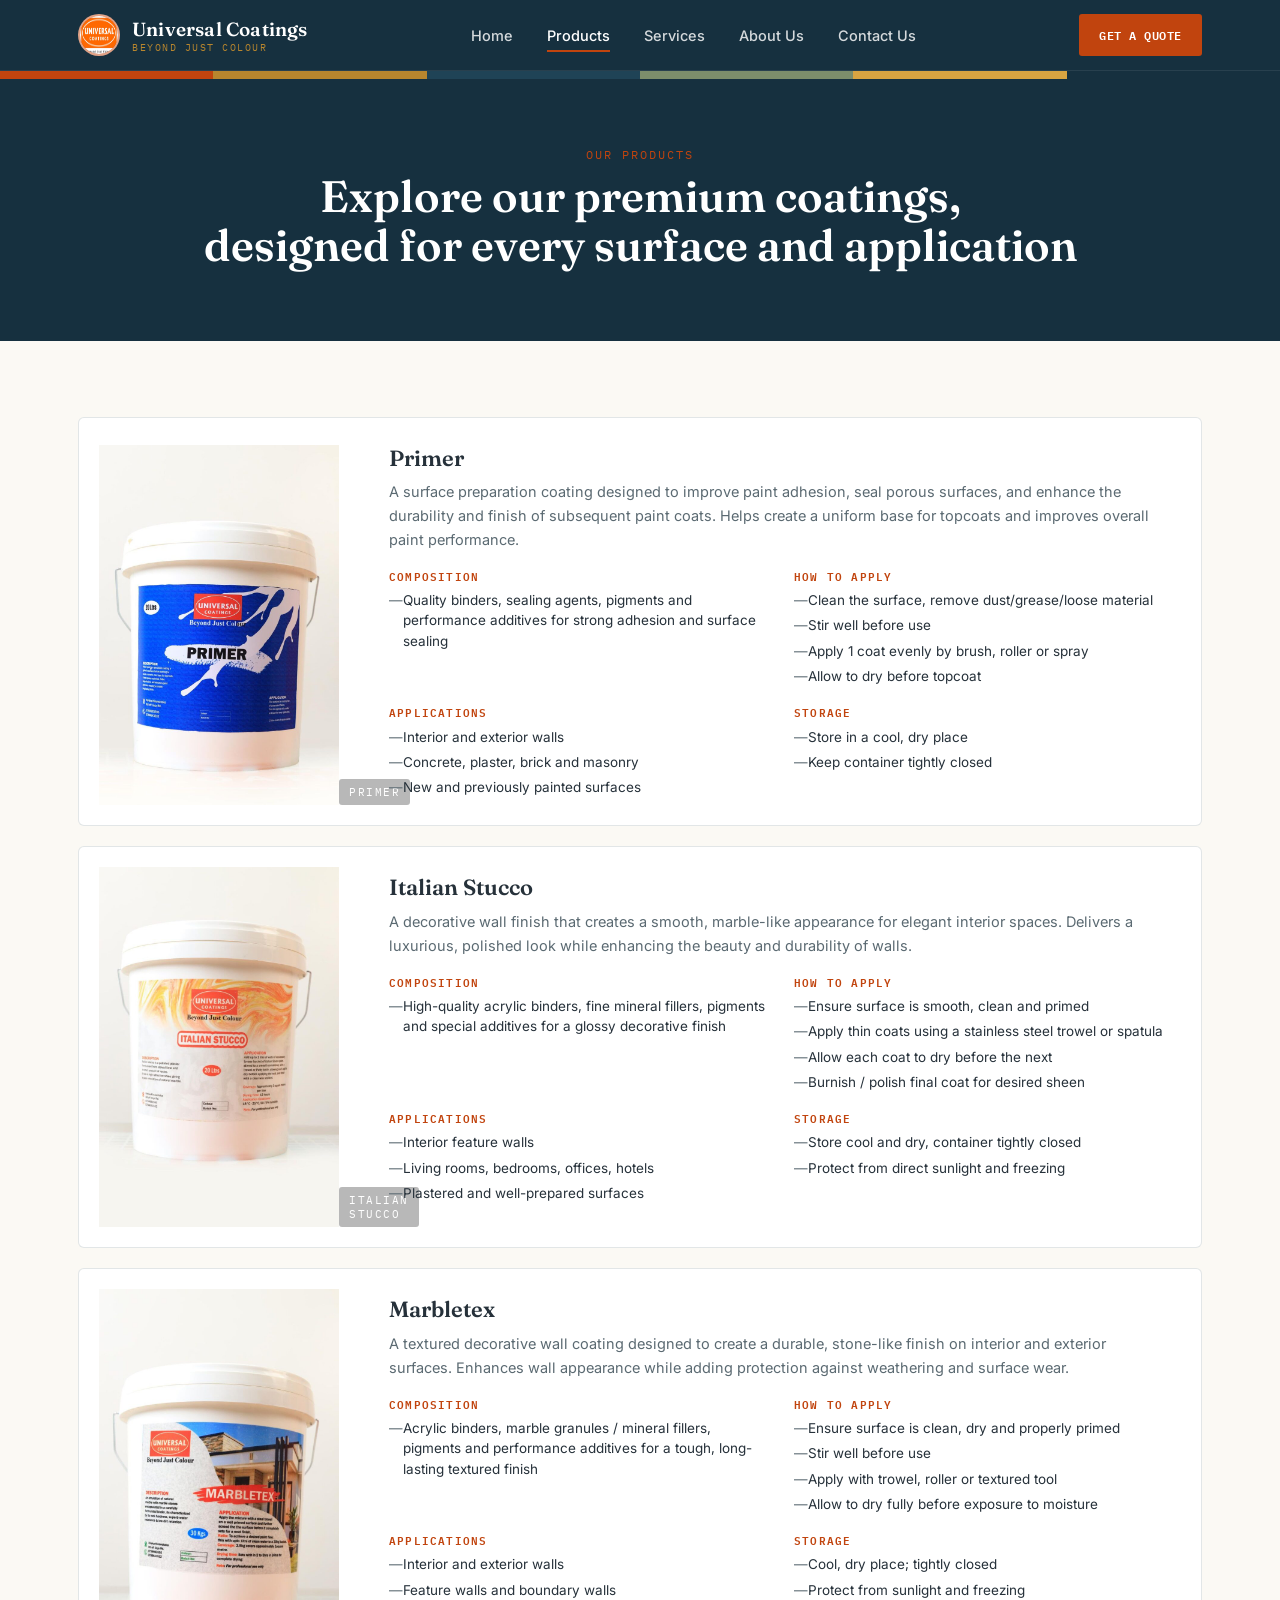
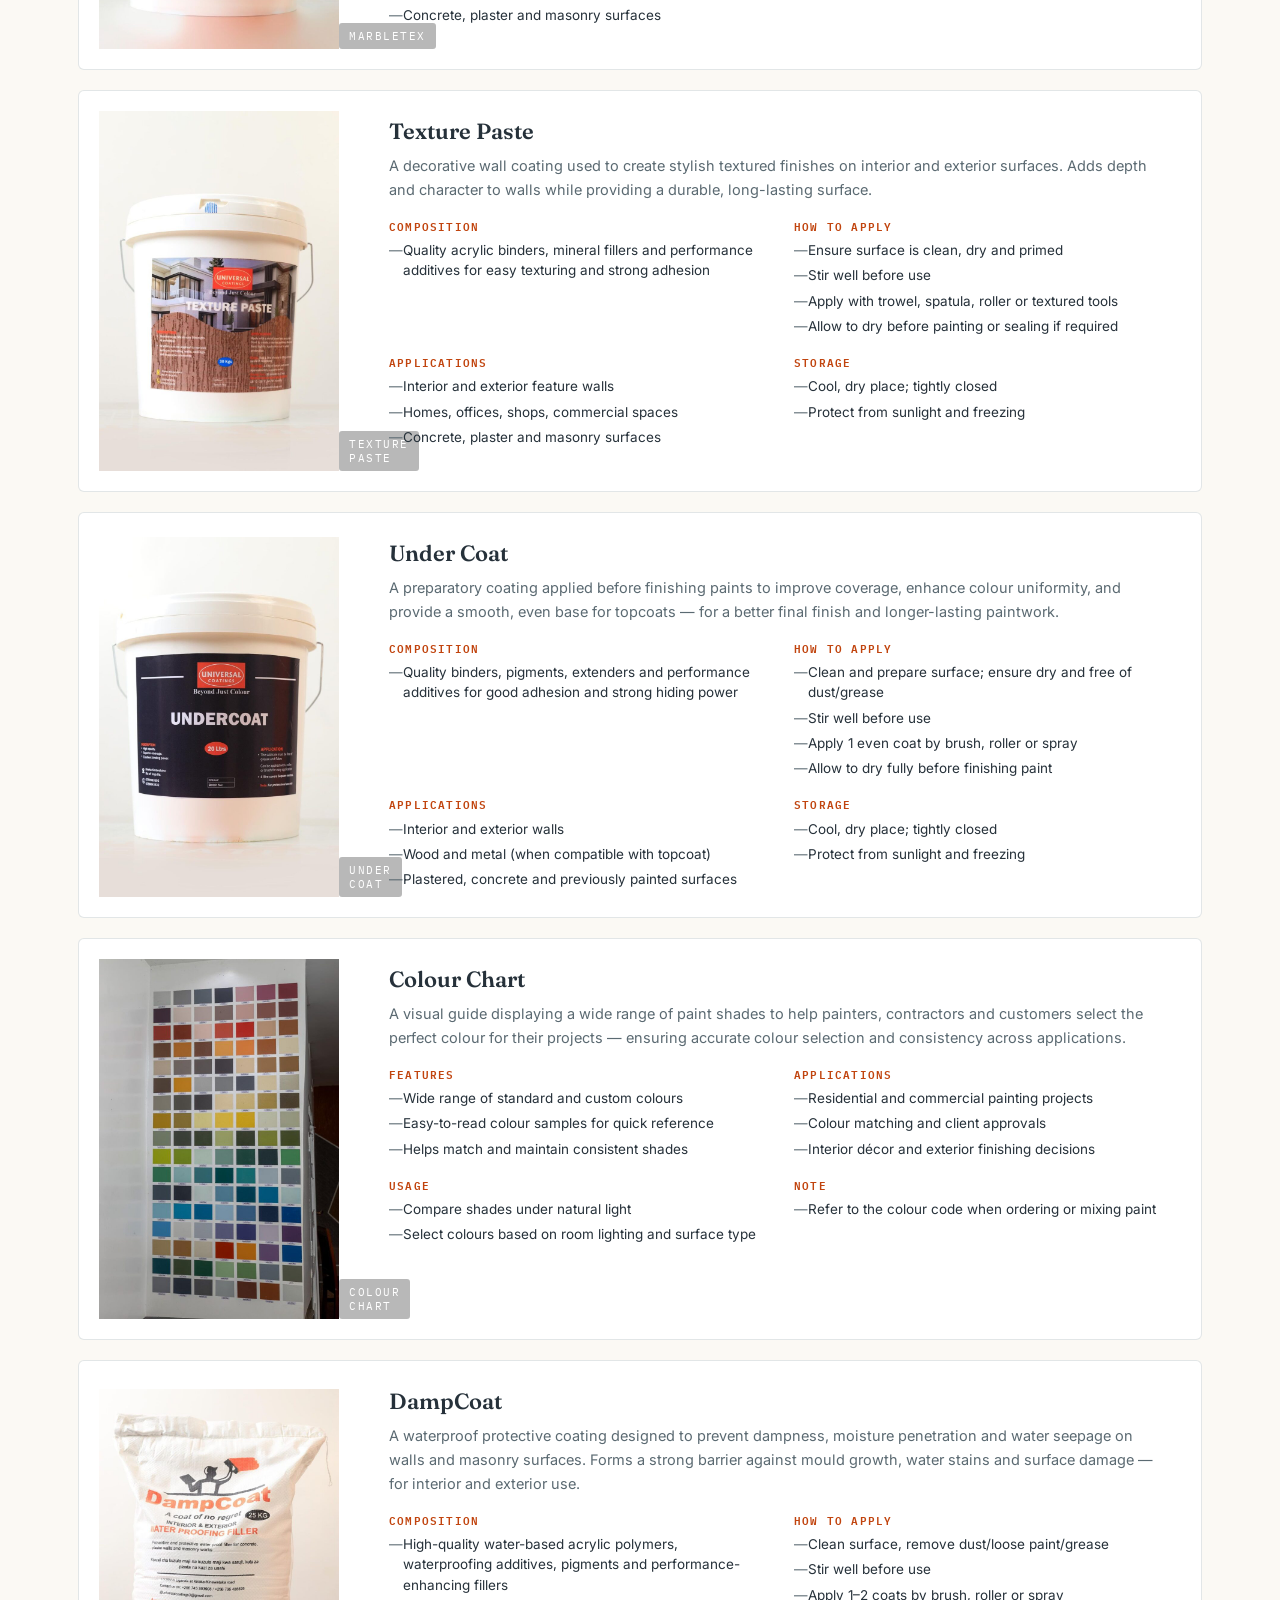
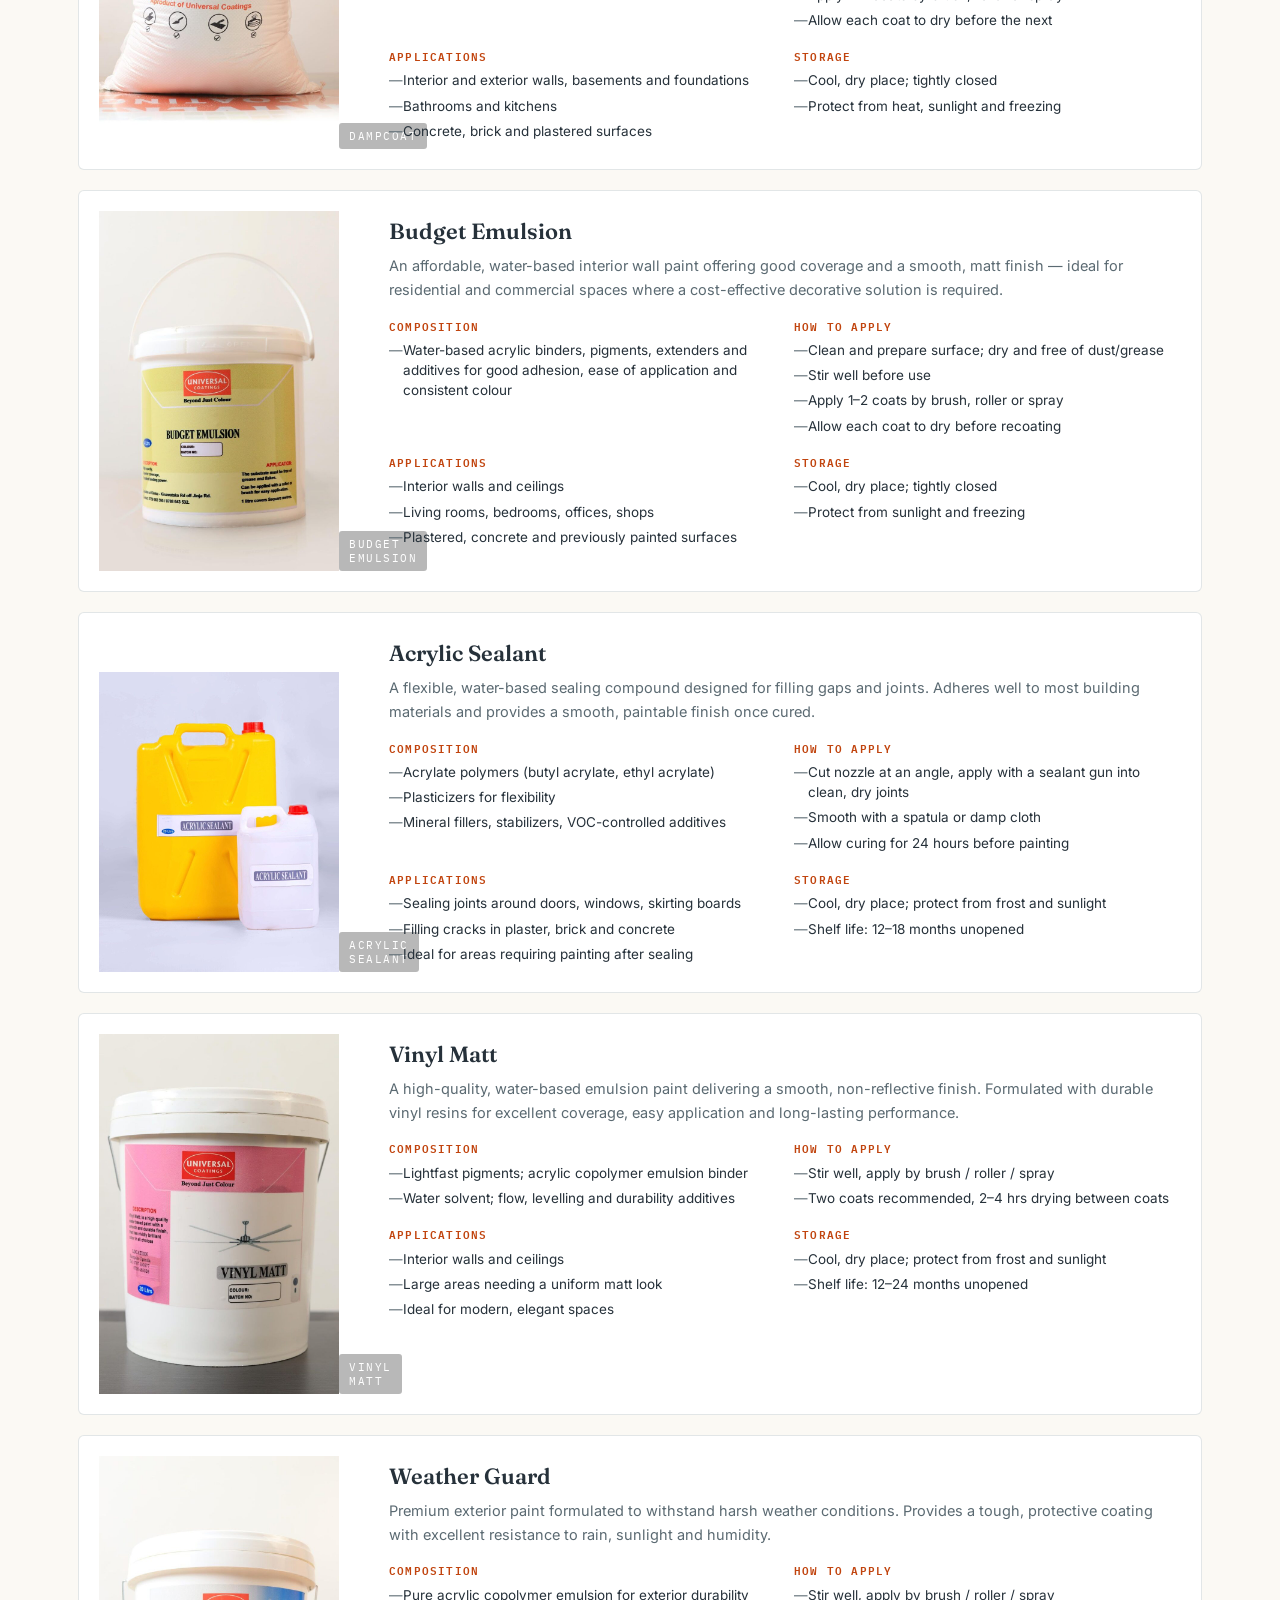
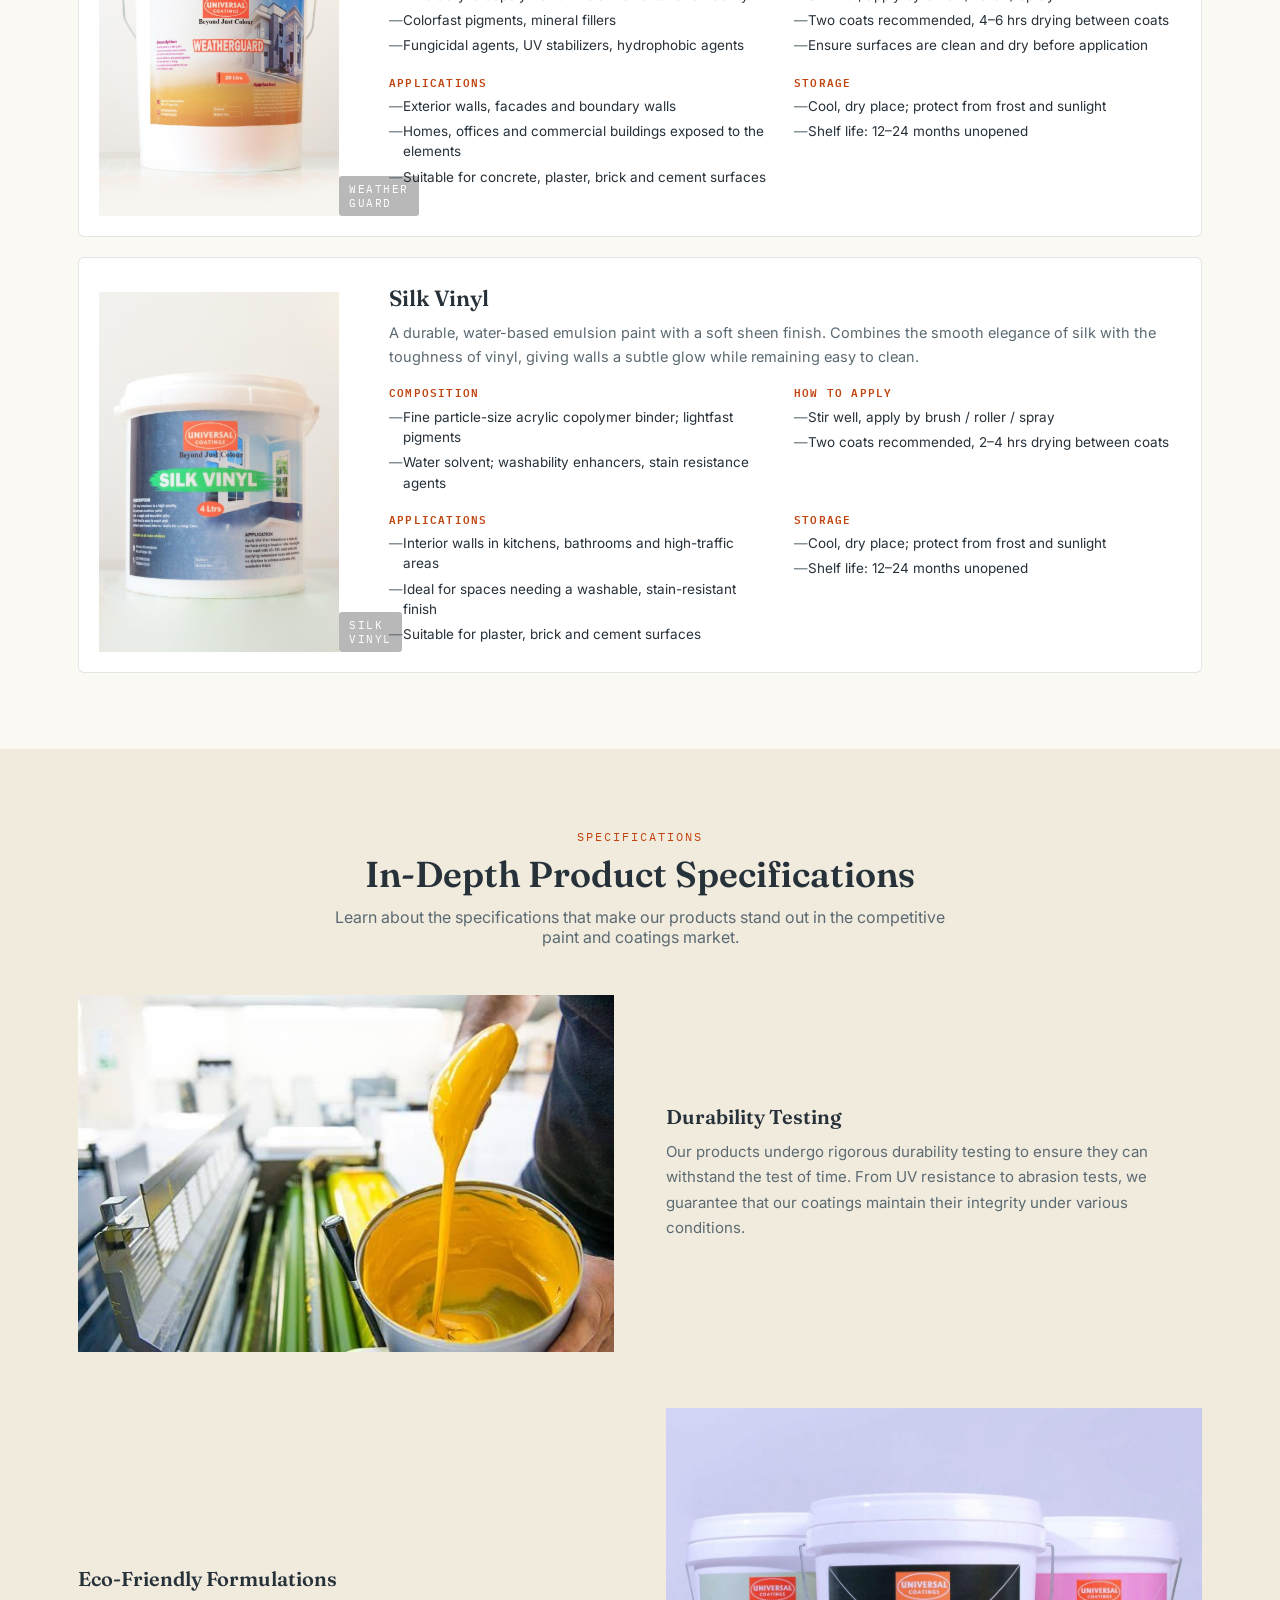
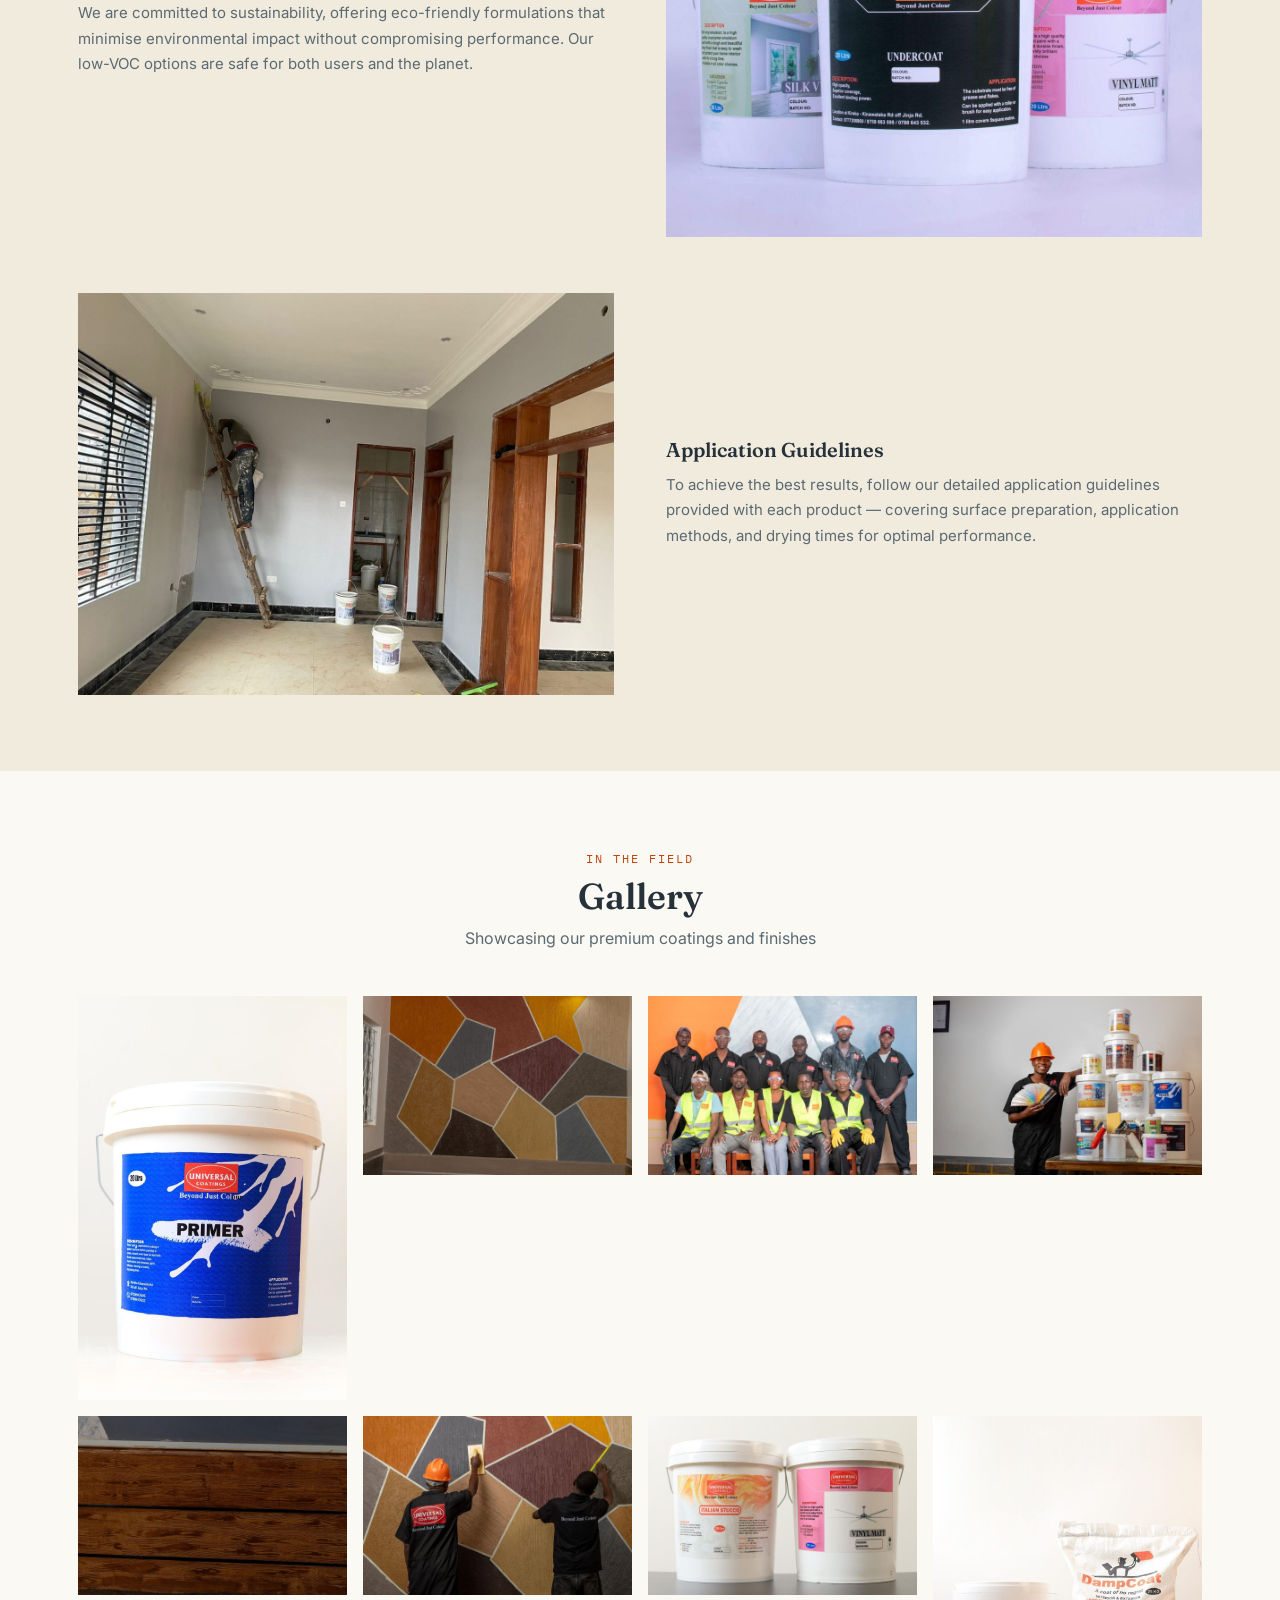
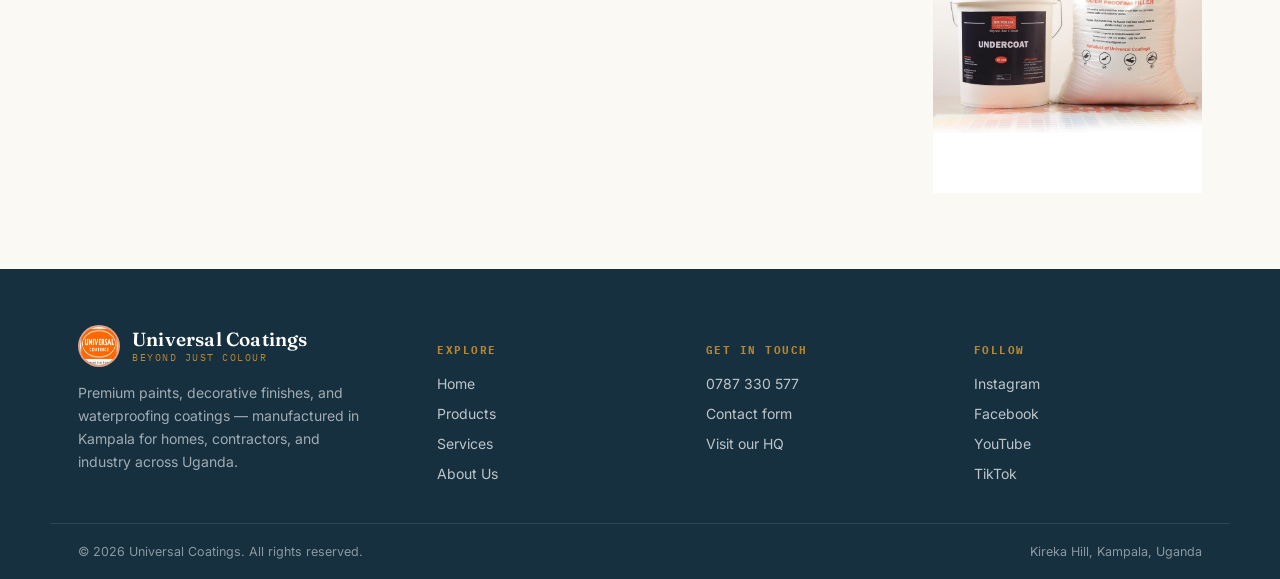
<file: products.html>
<!doctype html>
<html lang="en">
<head>
<meta charset="UTF-8">
<meta name="viewport" content="width=device-width, initial-scale=1.0">
<title>Products — Universal Coatings</title>
<meta name="description" content="Explore Universal Coatings' full range: primers, undercoats, decorative finishes like Italian Stucco and Marbletex, waterproofing DampCoat, and more.">
<link rel="stylesheet" href="css/styles.css">
</head>
<body>

<header class="site-header">
  <div class="nav-row">
    <a href="index.html" class="brand">
      <img src="images/logo.jpg" alt="Universal Coatings logo" class="brand-mark">
      <div class="brand-text"><div class="name">Universal Coatings</div><div class="tag">Beyond Just Colour</div></div>
    </a>
    <nav class="main-nav">
      <ul>
        <li><a href="index.html">Home</a></li>
        <li><a href="products.html" class="active">Products</a></li>
        <li><a href="services.html">Services</a></li>
        <li><a href="about.html">About Us</a></li>
        <li><a href="contact.html">Contact Us</a></li>
      </ul>
    </nav>
    <a href="contact.html" class="nav-cta">Get a Quote</a>
    <button class="nav-toggle" aria-label="Toggle menu"><span></span><span></span><span></span></button>
  </div>
</header>
<div class="swatch-strip"><span class="sw-1"></span><span class="sw-2"></span><span class="sw-3"></span><span class="sw-4"></span><span class="sw-5"></span><span class="sw-6"></span></div>

<section class="page-hero">
  <div class="wrap">
    <span class="kicker">Our Products</span>
    <h1>Explore our premium coatings,<br>designed for every surface and application</h1>
  </div>
</section>

<section class="section">
  <div class="wrap product-list">

    <article class="product-card">
      <div class="product-swatch"><img src="images/primer.jpg" alt="Primer by Universal Coatings"><span class="pname">Primer</span></div>
      <div class="product-body">
        <h3>Primer</h3>
        <p class="desc">A surface preparation coating designed to improve paint adhesion, seal porous surfaces, and enhance the durability and finish of subsequent paint coats. Helps create a uniform base for topcoats and improves overall paint performance.</p>
        <div class="product-meta">
          <div class="m-block"><h4>Composition</h4><ul><li>Quality binders, sealing agents, pigments and performance additives for strong adhesion and surface sealing</li></ul></div>
          <div class="m-block"><h4>How to Apply</h4><ul><li>Clean the surface, remove dust/grease/loose material</li><li>Stir well before use</li><li>Apply 1 coat evenly by brush, roller or spray</li><li>Allow to dry before topcoat</li></ul></div>
          <div class="m-block"><h4>Applications</h4><ul><li>Interior and exterior walls</li><li>Concrete, plaster, brick and masonry</li><li>New and previously painted surfaces</li></ul></div>
          <div class="m-block"><h4>Storage</h4><ul><li>Store in a cool, dry place</li><li>Keep container tightly closed</li></ul></div>
        </div>
      </div>
    </article>

    <article class="product-card">
      <div class="product-swatch"><img src="images/italian-stucco.jpg" alt="Italian Stucco by Universal Coatings"><span class="pname">Italian Stucco</span></div>
      <div class="product-body">
        <h3>Italian Stucco</h3>
        <p class="desc">A decorative wall finish that creates a smooth, marble-like appearance for elegant interior spaces. Delivers a luxurious, polished look while enhancing the beauty and durability of walls.</p>
        <div class="product-meta">
          <div class="m-block"><h4>Composition</h4><ul><li>High-quality acrylic binders, fine mineral fillers, pigments and special additives for a glossy decorative finish</li></ul></div>
          <div class="m-block"><h4>How to Apply</h4><ul><li>Ensure surface is smooth, clean and primed</li><li>Apply thin coats using a stainless steel trowel or spatula</li><li>Allow each coat to dry before the next</li><li>Burnish / polish final coat for desired sheen</li></ul></div>
          <div class="m-block"><h4>Applications</h4><ul><li>Interior feature walls</li><li>Living rooms, bedrooms, offices, hotels</li><li>Plastered and well-prepared surfaces</li></ul></div>
          <div class="m-block"><h4>Storage</h4><ul><li>Store cool and dry, container tightly closed</li><li>Protect from direct sunlight and freezing</li></ul></div>
        </div>
      </div>
    </article>

    <article class="product-card">
      <div class="product-swatch"><img src="images/marbletex.jpg" alt="Marbletex by Universal Coatings"><span class="pname">Marbletex</span></div>
      <div class="product-body">
        <h3>Marbletex</h3>
        <p class="desc">A textured decorative wall coating designed to create a durable, stone-like finish on interior and exterior surfaces. Enhances wall appearance while adding protection against weathering and surface wear.</p>
        <div class="product-meta">
          <div class="m-block"><h4>Composition</h4><ul><li>Acrylic binders, marble granules / mineral fillers, pigments and performance additives for a tough, long-lasting textured finish</li></ul></div>
          <div class="m-block"><h4>How to Apply</h4><ul><li>Ensure surface is clean, dry and properly primed</li><li>Stir well before use</li><li>Apply with trowel, roller or textured tool</li><li>Allow to dry fully before exposure to moisture</li></ul></div>
          <div class="m-block"><h4>Applications</h4><ul><li>Interior and exterior walls</li><li>Feature walls and boundary walls</li><li>Concrete, plaster and masonry surfaces</li></ul></div>
          <div class="m-block"><h4>Storage</h4><ul><li>Cool, dry place; tightly closed</li><li>Protect from sunlight and freezing</li></ul></div>
        </div>
      </div>
    </article>

    <article class="product-card">
      <div class="product-swatch"><img src="images/texture-paste.jpg" alt="Texture Paste by Universal Coatings"><span class="pname">Texture Paste</span></div>
      <div class="product-body">
        <h3>Texture Paste</h3>
        <p class="desc">A decorative wall coating used to create stylish textured finishes on interior and exterior surfaces. Adds depth and character to walls while providing a durable, long-lasting surface.</p>
        <div class="product-meta">
          <div class="m-block"><h4>Composition</h4><ul><li>Quality acrylic binders, mineral fillers and performance additives for easy texturing and strong adhesion</li></ul></div>
          <div class="m-block"><h4>How to Apply</h4><ul><li>Ensure surface is clean, dry and primed</li><li>Stir well before use</li><li>Apply with trowel, spatula, roller or textured tools</li><li>Allow to dry before painting or sealing if required</li></ul></div>
          <div class="m-block"><h4>Applications</h4><ul><li>Interior and exterior feature walls</li><li>Homes, offices, shops, commercial spaces</li><li>Concrete, plaster and masonry surfaces</li></ul></div>
          <div class="m-block"><h4>Storage</h4><ul><li>Cool, dry place; tightly closed</li><li>Protect from sunlight and freezing</li></ul></div>
        </div>
      </div>
    </article>

    <article class="product-card">
      <div class="product-swatch"><img src="images/undercoat.jpg" alt="Under Coat by Universal Coatings"><span class="pname">Under Coat</span></div>
      <div class="product-body">
        <h3>Under Coat</h3>
        <p class="desc">A preparatory coating applied before finishing paints to improve coverage, enhance colour uniformity, and provide a smooth, even base for topcoats — for a better final finish and longer-lasting paintwork.</p>
        <div class="product-meta">
          <div class="m-block"><h4>Composition</h4><ul><li>Quality binders, pigments, extenders and performance additives for good adhesion and strong hiding power</li></ul></div>
          <div class="m-block"><h4>How to Apply</h4><ul><li>Clean and prepare surface; ensure dry and free of dust/grease</li><li>Stir well before use</li><li>Apply 1 even coat by brush, roller or spray</li><li>Allow to dry fully before finishing paint</li></ul></div>
          <div class="m-block"><h4>Applications</h4><ul><li>Interior and exterior walls</li><li>Wood and metal (when compatible with topcoat)</li><li>Plastered, concrete and previously painted surfaces</li></ul></div>
          <div class="m-block"><h4>Storage</h4><ul><li>Cool, dry place; tightly closed</li><li>Protect from sunlight and freezing</li></ul></div>
        </div>
      </div>
    </article>

    <article class="product-card">
      <div class="product-swatch"><img src="images/colour-chart.jpg" alt="Colour Chart by Universal Coatings"><span class="pname">Colour Chart</span></div>
      <div class="product-body">
        <h3>Colour Chart</h3>
        <p class="desc">A visual guide displaying a wide range of paint shades to help painters, contractors and customers select the perfect colour for their projects — ensuring accurate colour selection and consistency across applications.</p>
        <div class="product-meta">
          <div class="m-block"><h4>Features</h4><ul><li>Wide range of standard and custom colours</li><li>Easy-to-read colour samples for quick reference</li><li>Helps match and maintain consistent shades</li></ul></div>
          <div class="m-block"><h4>Applications</h4><ul><li>Residential and commercial painting projects</li><li>Colour matching and client approvals</li><li>Interior décor and exterior finishing decisions</li></ul></div>
          <div class="m-block"><h4>Usage</h4><ul><li>Compare shades under natural light</li><li>Select colours based on room lighting and surface type</li></ul></div>
          <div class="m-block"><h4>Note</h4><ul><li>Refer to the colour code when ordering or mixing paint</li></ul></div>
        </div>
      </div>
    </article>

    <article class="product-card">
      <div class="product-swatch"><img src="images/dampcoat.jpg" alt="DampCoat by Universal Coatings"><span class="pname">DampCoat</span></div>
      <div class="product-body">
        <h3>DampCoat</h3>
        <p class="desc">A waterproof protective coating designed to prevent dampness, moisture penetration and water seepage on walls and masonry surfaces. Forms a strong barrier against mould growth, water stains and surface damage — for interior and exterior use.</p>
        <div class="product-meta">
          <div class="m-block"><h4>Composition</h4><ul><li>High-quality water-based acrylic polymers, waterproofing additives, pigments and performance-enhancing fillers</li></ul></div>
          <div class="m-block"><h4>How to Apply</h4><ul><li>Clean surface, remove dust/loose paint/grease</li><li>Stir well before use</li><li>Apply 1–2 coats by brush, roller or spray</li><li>Allow each coat to dry before the next</li></ul></div>
          <div class="m-block"><h4>Applications</h4><ul><li>Interior and exterior walls, basements and foundations</li><li>Bathrooms and kitchens</li><li>Concrete, brick and plastered surfaces</li></ul></div>
          <div class="m-block"><h4>Storage</h4><ul><li>Cool, dry place; tightly closed</li><li>Protect from heat, sunlight and freezing</li></ul></div>
        </div>
      </div>
    </article>

    <article class="product-card">
      <div class="product-swatch"><img src="images/budget-emulsion.jpg" alt="Budget Emulsion by Universal Coatings"><span class="pname">Budget Emulsion</span></div>
      <div class="product-body">
        <h3>Budget Emulsion</h3>
        <p class="desc">An affordable, water-based interior wall paint offering good coverage and a smooth, matt finish — ideal for residential and commercial spaces where a cost-effective decorative solution is required.</p>
        <div class="product-meta">
          <div class="m-block"><h4>Composition</h4><ul><li>Water-based acrylic binders, pigments, extenders and additives for good adhesion, ease of application and consistent colour</li></ul></div>
          <div class="m-block"><h4>How to Apply</h4><ul><li>Clean and prepare surface; dry and free of dust/grease</li><li>Stir well before use</li><li>Apply 1–2 coats by brush, roller or spray</li><li>Allow each coat to dry before recoating</li></ul></div>
          <div class="m-block"><h4>Applications</h4><ul><li>Interior walls and ceilings</li><li>Living rooms, bedrooms, offices, shops</li><li>Plastered, concrete and previously painted surfaces</li></ul></div>
          <div class="m-block"><h4>Storage</h4><ul><li>Cool, dry place; tightly closed</li><li>Protect from sunlight and freezing</li></ul></div>
        </div>
      </div>
    </article>

    <article class="product-card">
      <div class="product-swatch"><img src="images/acrylic-sealant.jpg" alt="Acrylic Sealant by Universal Coatings"><span class="pname">Acrylic Sealant</span></div>
      <div class="product-body">
        <h3>Acrylic Sealant</h3>
        <p class="desc">A flexible, water-based sealing compound designed for filling gaps and joints. Adheres well to most building materials and provides a smooth, paintable finish once cured.</p>
        <div class="product-meta">
          <div class="m-block"><h4>Composition</h4><ul><li>Acrylate polymers (butyl acrylate, ethyl acrylate)</li><li>Plasticizers for flexibility</li><li>Mineral fillers, stabilizers, VOC-controlled additives</li></ul></div>
          <div class="m-block"><h4>How to Apply</h4><ul><li>Cut nozzle at an angle, apply with a sealant gun into clean, dry joints</li><li>Smooth with a spatula or damp cloth</li><li>Allow curing for 24 hours before painting</li></ul></div>
          <div class="m-block"><h4>Applications</h4><ul><li>Sealing joints around doors, windows, skirting boards</li><li>Filling cracks in plaster, brick and concrete</li><li>Ideal for areas requiring painting after sealing</li></ul></div>
          <div class="m-block"><h4>Storage</h4><ul><li>Cool, dry place; protect from frost and sunlight</li><li>Shelf life: 12–18 months unopened</li></ul></div>
        </div>
      </div>
    </article>

    <article class="product-card">
      <div class="product-swatch"><img src="images/vinyl-matt.jpg" alt="Vinyl Matt by Universal Coatings"><span class="pname">Vinyl Matt</span></div>
      <div class="product-body">
        <h3>Vinyl Matt</h3>
        <p class="desc">A high-quality, water-based emulsion paint delivering a smooth, non-reflective finish. Formulated with durable vinyl resins for excellent coverage, easy application and long-lasting performance.</p>
        <div class="product-meta">
          <div class="m-block"><h4>Composition</h4><ul><li>Lightfast pigments; acrylic copolymer emulsion binder</li><li>Water solvent; flow, levelling and durability additives</li></ul></div>
          <div class="m-block"><h4>How to Apply</h4><ul><li>Stir well, apply by brush / roller / spray</li><li>Two coats recommended, 2–4 hrs drying between coats</li></ul></div>
          <div class="m-block"><h4>Applications</h4><ul><li>Interior walls and ceilings</li><li>Large areas needing a uniform matt look</li><li>Ideal for modern, elegant spaces</li></ul></div>
          <div class="m-block"><h4>Storage</h4><ul><li>Cool, dry place; protect from frost and sunlight</li><li>Shelf life: 12–24 months unopened</li></ul></div>
        </div>
      </div>
    </article>

    <article class="product-card">
      <div class="product-swatch"><img src="images/weatherguard.jpg" alt="Weather Guard by Universal Coatings"><span class="pname">Weather Guard</span></div>
      <div class="product-body">
        <h3>Weather Guard</h3>
        <p class="desc">Premium exterior paint formulated to withstand harsh weather conditions. Provides a tough, protective coating with excellent resistance to rain, sunlight and humidity.</p>
        <div class="product-meta">
          <div class="m-block"><h4>Composition</h4><ul><li>Pure acrylic copolymer emulsion for exterior durability</li><li>Colorfast pigments, mineral fillers</li><li>Fungicidal agents, UV stabilizers, hydrophobic agents</li></ul></div>
          <div class="m-block"><h4>How to Apply</h4><ul><li>Stir well, apply by brush / roller / spray</li><li>Two coats recommended, 4–6 hrs drying between coats</li><li>Ensure surfaces are clean and dry before application</li></ul></div>
          <div class="m-block"><h4>Applications</h4><ul><li>Exterior walls, facades and boundary walls</li><li>Homes, offices and commercial buildings exposed to the elements</li><li>Suitable for concrete, plaster, brick and cement surfaces</li></ul></div>
          <div class="m-block"><h4>Storage</h4><ul><li>Cool, dry place; protect from frost and sunlight</li><li>Shelf life: 12–24 months unopened</li></ul></div>
        </div>
      </div>
    </article>

    <article class="product-card">
      <div class="product-swatch"><img src="images/silk-vinyl.jpg" alt="Silk Vinyl by Universal Coatings"><span class="pname">Silk Vinyl</span></div>
      <div class="product-body">
        <h3>Silk Vinyl</h3>
        <p class="desc">A durable, water-based emulsion paint with a soft sheen finish. Combines the smooth elegance of silk with the toughness of vinyl, giving walls a subtle glow while remaining easy to clean.</p>
        <div class="product-meta">
          <div class="m-block"><h4>Composition</h4><ul><li>Fine particle-size acrylic copolymer binder; lightfast pigments</li><li>Water solvent; washability enhancers, stain resistance agents</li></ul></div>
          <div class="m-block"><h4>How to Apply</h4><ul><li>Stir well, apply by brush / roller / spray</li><li>Two coats recommended, 2–4 hrs drying between coats</li></ul></div>
          <div class="m-block"><h4>Applications</h4><ul><li>Interior walls in kitchens, bathrooms and high-traffic areas</li><li>Ideal for spaces needing a washable, stain-resistant finish</li><li>Suitable for plaster, brick and cement surfaces</li></ul></div>
          <div class="m-block"><h4>Storage</h4><ul><li>Cool, dry place; protect from frost and sunlight</li><li>Shelf life: 12–24 months unopened</li></ul></div>
        </div>
      </div>
    </article>

  </div>
</section>

<!-- IN-DEPTH SPECS -->
<section class="section section-sand">
  <div class="section-head">
    <span class="kicker">Specifications</span>
    <h2>In-Depth Product Specifications</h2>
    <p>Learn about the specifications that make our products stand out in the competitive paint and coatings market.</p>
  </div>
  <div class="wrap">
    <div class="grid-2" style="margin-bottom:56px;">
      <img src="images/durability-testing.jpg" alt="Paint durability testing" class="photo wide">
      <div>
        <h3 style="font-size:20px;margin-bottom:10px;">Durability Testing</h3>
        <p style="color:var(--grey);font-size:15px;line-height:1.7;">Our products undergo rigorous durability testing to ensure they can withstand the test of time. From UV resistance to abrasion tests, we guarantee that our coatings maintain their integrity under various conditions.</p>
      </div>
    </div>
    <div class="grid-2" style="margin-bottom:56px;">
      <div>
        <h3 style="font-size:20px;margin-bottom:10px;">Eco-Friendly Formulations</h3>
        <p style="color:var(--grey);font-size:15px;line-height:1.7;">We are committed to sustainability, offering eco-friendly formulations that minimise environmental impact without compromising performance. Our low-VOC options are safe for both users and the planet.</p>
      </div>
      <img src="images/eco-friendly-formulations.jpg" alt="Eco-friendly low-VOC product range" class="photo wide">
    </div>
    <div class="grid-2">
      <img src="images/residential-painting.jpg" alt="Applying paint following guidelines" class="photo wide">
      <div>
        <h3 style="font-size:20px;margin-bottom:10px;">Application Guidelines</h3>
        <p style="color:var(--grey);font-size:15px;line-height:1.7;">To achieve the best results, follow our detailed application guidelines provided with each product — covering surface preparation, application methods, and drying times for optimal performance.</p>
      </div>
    </div>
  </div>
</section>

<!-- GALLERY -->
<section class="section">
  <div class="section-head">
    <span class="kicker">In the field</span>
    <h2>Gallery</h2>
    <p>Showcasing our premium coatings and finishes</p>
  </div>
  <div class="wrap">
    <div class="gallery-grid">
      <img src="images/primer.jpg" alt="Primer bucket" class="photo">
      <img src="images/product-innovations-marbletex.jpg" alt="Marbletex buckets stacked outside" class="photo">
      <img src="images/team-full.jpg" alt="Universal Coatings team" class="photo">
      <img src="images/durability-product-display.jpg" alt="Full product range display" class="photo">
      <img src="images/process-wood-surface.jpg" alt="Wood grain textured finish" class="photo">
      <img src="images/continuous-improvement-texture.jpg" alt="Team applying textured wall finish" class="photo">
      <img src="images/gallery-stucco-vinylmatt.jpg" alt="Italian Stucco and Vinyl Matt buckets" class="photo">
      <img src="images/gallery-undercoat-dampcoat.jpg" alt="Undercoat and DampCoat products" class="photo">
    </div>
  </div>
</section>

<footer class="site-footer">
  <div class="footer-top wrap">
    <div class="footer-grid">
      <div class="footer-brand">
        <div class="brand">
          <img src="images/logo.jpg" alt="Universal Coatings logo" class="brand-mark">
          <div class="brand-text"><div class="name">Universal Coatings</div><div class="tag">Beyond Just Colour</div></div>
        </div>
        <p>Premium paints, decorative finishes, and waterproofing coatings — manufactured in Kampala for homes, contractors, and industry across Uganda.</p>
      </div>
      <div class="footer-col">
        <h5>Explore</h5>
        <ul><li><a href="index.html">Home</a></li><li><a href="products.html">Products</a></li><li><a href="services.html">Services</a></li><li><a href="about.html">About Us</a></li></ul>
      </div>
      <div class="footer-col">
        <h5>Get in touch</h5>
        <ul><li><a href="tel:0787330577">0787 330 577</a></li><li><a href="contact.html">Contact form</a></li><li><a href="contact.html#visit">Visit our HQ</a></li></ul>
      </div>
      <div class="footer-col">
        <h5>Follow</h5>
        <ul><li><a href="#">Instagram</a></li><li><a href="#">Facebook</a></li><li><a href="#">YouTube</a></li><li><a href="#">TikTok</a></li></ul>
      </div>
    </div>
  </div>
  <div class="footer-bottom wrap">
    <span>© 2026 Universal Coatings. All rights reserved.</span>
    <span>Kireka Hill, Kampala, Uganda</span>
  </div>
</footer>
<script src="js/main.js"></script>
</body>
</html>
</file>
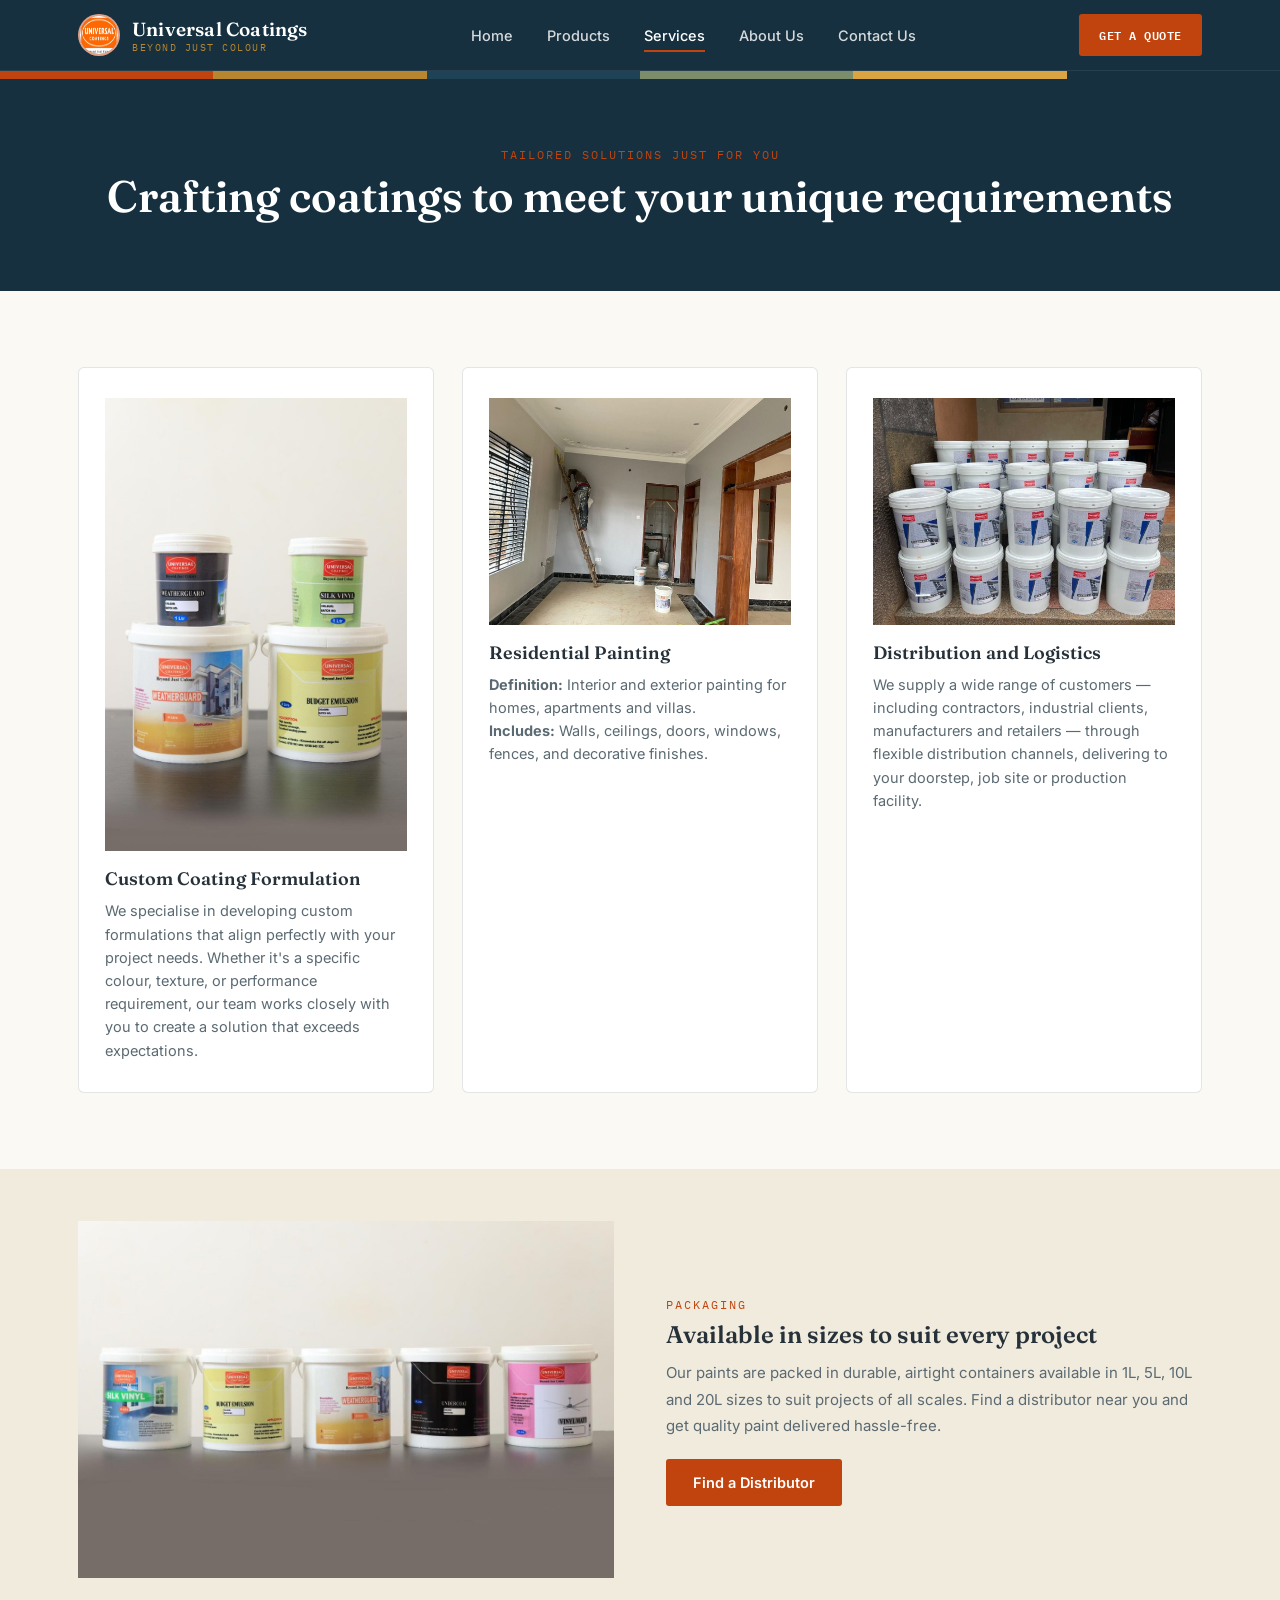
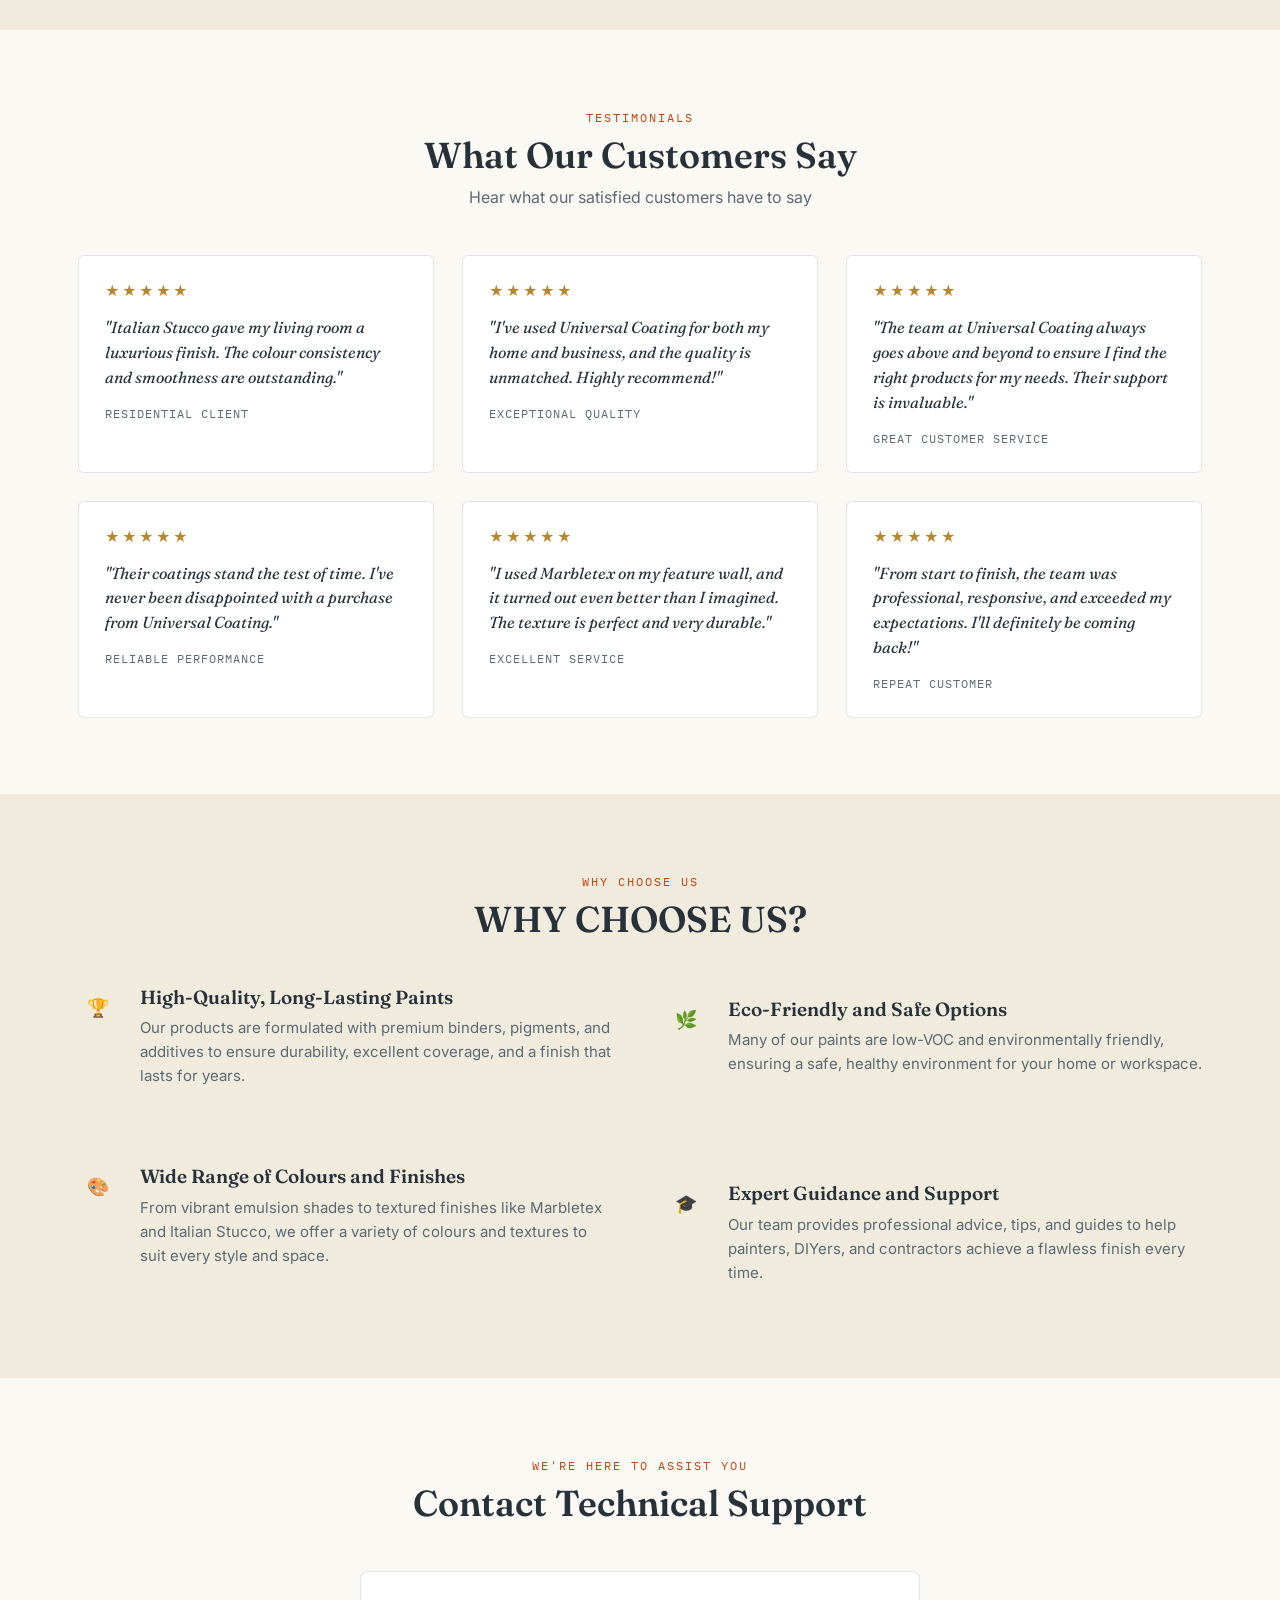
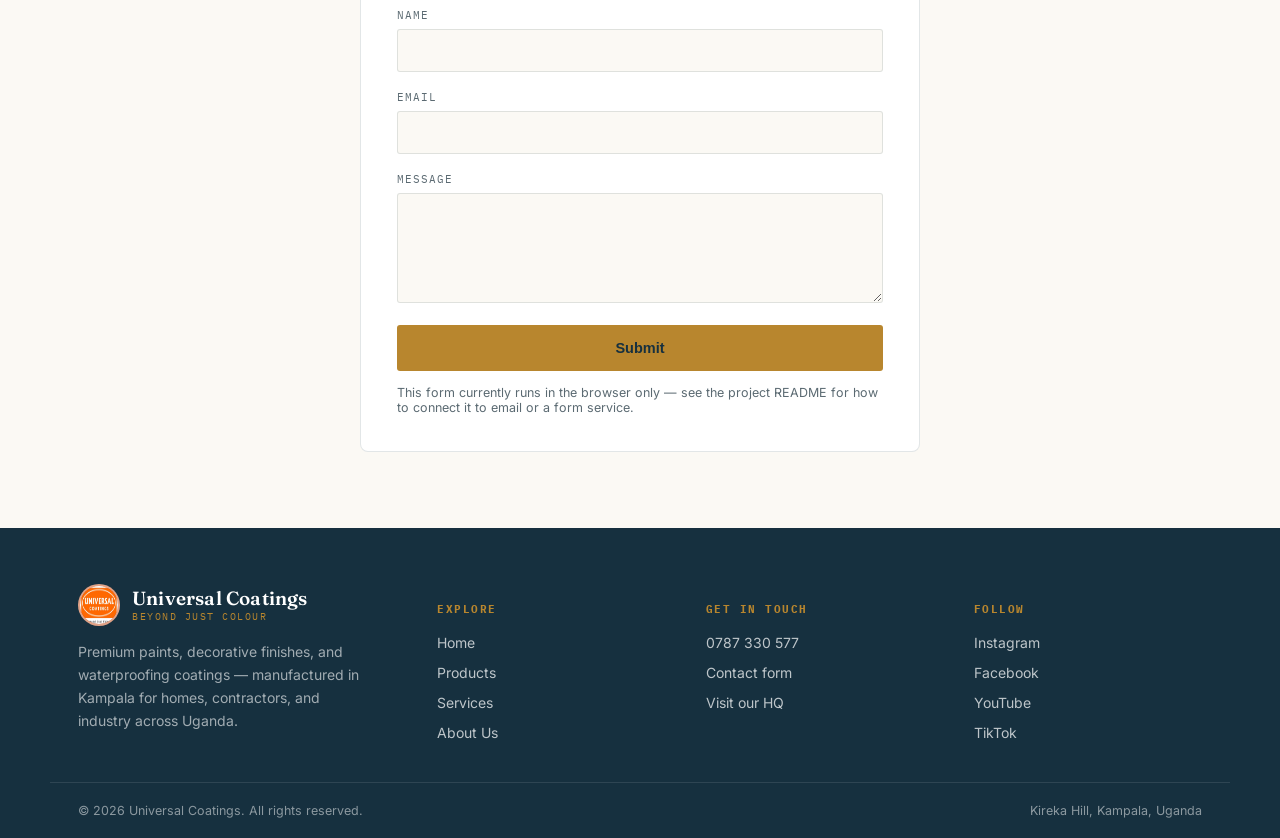
<file: services.html>
<!doctype html>
<html lang="en">
<head>
<meta charset="UTF-8">
<meta name="viewport" content="width=device-width, initial-scale=1.0">
<title>Services — Universal Coatings</title>
<meta name="description" content="Custom coating formulation, residential painting, and distribution & logistics from Universal Coatings — plus what our customers say and why they choose us.">
<link rel="stylesheet" href="css/styles.css">
</head>
<body>

<header class="site-header">
  <div class="nav-row">
    <a href="index.html" class="brand">
      <img src="images/logo.jpg" alt="Universal Coatings logo" class="brand-mark">
      <div class="brand-text"><div class="name">Universal Coatings</div><div class="tag">Beyond Just Colour</div></div>
    </a>
    <nav class="main-nav">
      <ul>
        <li><a href="index.html">Home</a></li>
        <li><a href="products.html">Products</a></li>
        <li><a href="services.html" class="active">Services</a></li>
        <li><a href="about.html">About Us</a></li>
        <li><a href="contact.html">Contact Us</a></li>
      </ul>
    </nav>
    <a href="contact.html" class="nav-cta">Get a Quote</a>
    <button class="nav-toggle" aria-label="Toggle menu"><span></span><span></span><span></span></button>
  </div>
</header>
<div class="swatch-strip"><span class="sw-1"></span><span class="sw-2"></span><span class="sw-3"></span><span class="sw-4"></span><span class="sw-5"></span><span class="sw-6"></span></div>

<section class="page-hero">
  <div class="wrap">
    <span class="kicker">Tailored Solutions Just for You</span>
    <h1>Crafting coatings to meet your unique requirements</h1>
  </div>
</section>

<section class="section">
  <div class="wrap">
    <div class="grid-3">
      <div class="pillar-card">
        <img src="images/custom-formulation.jpg" alt="Custom coating formulation ingredients" class="photo square" style="margin-bottom:18px;">
        <h3>Custom Coating Formulation</h3>
        <p>We specialise in developing custom formulations that align perfectly with your project needs. Whether it's a specific colour, texture, or performance requirement, our team works closely with you to create a solution that exceeds expectations.</p>
      </div>
      <div class="pillar-card">
        <img src="images/residential-painting.jpg" alt="Residential interior painting in progress" class="photo square" style="margin-bottom:18px;">
        <h3>Residential Painting</h3>
        <p><strong>Definition:</strong> Interior and exterior painting for homes, apartments and villas.<br><strong>Includes:</strong> Walls, ceilings, doors, windows, fences, and decorative finishes.</p>
      </div>
      <div class="pillar-card">
        <img src="images/distribution-logistics.jpg" alt="Bulk product ready for distribution" class="photo square" style="margin-bottom:18px;">
        <h3>Distribution and Logistics</h3>
        <p>We supply a wide range of customers — including contractors, industrial clients, manufacturers and retailers — through flexible distribution channels, delivering to your doorstep, job site or production facility.</p>
      </div>
    </div>
  </div>
</section>

<!-- PACKAGING -->
<section class="section section-sand tight">
  <div class="wrap grid-2">
    <img src="images/packaging.jpg" alt="Packaged product sizes" class="photo wide">
    <div>
      <span class="kicker">Packaging</span>
      <h2 style="font-size:24px;">Available in sizes to suit every project</h2>
      <p style="color:var(--grey);font-size:15px;line-height:1.75;margin-top:12px;">Our paints are packed in durable, airtight containers available in 1L, 5L, 10L and 20L sizes to suit projects of all scales. Find a distributor near you and get quality paint delivered hassle-free.</p>
      <div class="btn-row" style="margin-top:20px;"><a href="contact.html" class="btn btn-primary">Find a Distributor</a></div>
    </div>
  </div>
</section>

<!-- TESTIMONIALS -->
<section class="section">
  <div class="section-head">
    <span class="kicker">Testimonials</span>
    <h2>What Our Customers Say</h2>
    <p>Hear what our satisfied customers have to say</p>
  </div>
  <div class="wrap">
    <div class="grid-3" style="margin-bottom:28px;">
      <div class="t-card">
        <div class="stars">★★★★★</div>
        <p class="quote">"Italian Stucco gave my living room a luxurious finish. The colour consistency and smoothness are outstanding."</p>
        <div class="who">Residential Client</div>
      </div>
      <div class="t-card">
        <div class="stars">★★★★★</div>
        <p class="quote">"I've used Universal Coating for both my home and business, and the quality is unmatched. Highly recommend!"</p>
        <div class="who">Exceptional Quality</div>
      </div>
      <div class="t-card">
        <div class="stars">★★★★★</div>
        <p class="quote">"The team at Universal Coating always goes above and beyond to ensure I find the right products for my needs. Their support is invaluable."</p>
        <div class="who">Great Customer Service</div>
      </div>
    </div>
    <div class="grid-3">
      <div class="t-card">
        <div class="stars">★★★★★</div>
        <p class="quote">"Their coatings stand the test of time. I've never been disappointed with a purchase from Universal Coating."</p>
        <div class="who">Reliable Performance</div>
      </div>
      <div class="t-card">
        <div class="stars">★★★★★</div>
        <p class="quote">"I used Marbletex on my feature wall, and it turned out even better than I imagined. The texture is perfect and very durable."</p>
        <div class="who">Excellent Service</div>
      </div>
      <div class="t-card">
        <div class="stars">★★★★★</div>
        <p class="quote">"From start to finish, the team was professional, responsive, and exceeded my expectations. I'll definitely be coming back!"</p>
        <div class="who">Repeat Customer</div>
      </div>
    </div>
  </div>
</section>

<!-- WHY CHOOSE US -->
<section class="section section-sand">
  <div class="section-head">
    <span class="kicker">Why choose us</span>
    <h2>WHY CHOOSE US?</h2>
  </div>
  <div class="wrap">
    <div class="grid-2" style="row-gap:44px;">
      <div class="feature-row">
        <div class="pillar-icon" style="flex-shrink:0;">🏆</div>
        <div>
          <h3>High-Quality, Long-Lasting Paints</h3>
          <p>Our products are formulated with premium binders, pigments, and additives to ensure durability, excellent coverage, and a finish that lasts for years.</p>
        </div>
      </div>
      <div class="feature-row">
        <div class="pillar-icon" style="flex-shrink:0;">🌿</div>
        <div>
          <h3>Eco-Friendly and Safe Options</h3>
          <p>Many of our paints are low-VOC and environmentally friendly, ensuring a safe, healthy environment for your home or workspace.</p>
        </div>
      </div>
      <div class="feature-row">
        <div class="pillar-icon" style="flex-shrink:0;">🎨</div>
        <div>
          <h3>Wide Range of Colours and Finishes</h3>
          <p>From vibrant emulsion shades to textured finishes like Marbletex and Italian Stucco, we offer a variety of colours and textures to suit every style and space.</p>
        </div>
      </div>
      <div class="feature-row">
        <div class="pillar-icon" style="flex-shrink:0;">🎓</div>
        <div>
          <h3>Expert Guidance and Support</h3>
          <p>Our team provides professional advice, tips, and guides to help painters, DIYers, and contractors achieve a flawless finish every time.</p>
        </div>
      </div>
    </div>
  </div>
</section>

<!-- TECH SUPPORT FORM -->
<section class="section">
  <div class="section-head">
    <span class="kicker">We're Here to Assist You</span>
    <h2>Contact Technical Support</h2>
  </div>
  <div class="wrap">
    <form class="form-card" data-demo-form>
      <div class="field"><label for="ts-name">Name</label><input id="ts-name" type="text" required></div>
      <div class="field"><label for="ts-email">Email</label><input id="ts-email" type="email" required></div>
      <div class="field"><label for="ts-msg">Message</label><textarea id="ts-msg" required></textarea></div>
      <button type="submit" class="btn btn-gold" style="width:100%;justify-content:center;">Submit</button>
      <p class="form-msg"></p>
      <p class="form-note">This form currently runs in the browser only — see the project README for how to connect it to email or a form service.</p>
    </form>
  </div>
</section>

<footer class="site-footer">
  <div class="footer-top wrap">
    <div class="footer-grid">
      <div class="footer-brand">
        <div class="brand">
          <img src="images/logo.jpg" alt="Universal Coatings logo" class="brand-mark">
          <div class="brand-text"><div class="name">Universal Coatings</div><div class="tag">Beyond Just Colour</div></div>
        </div>
        <p>Premium paints, decorative finishes, and waterproofing coatings — manufactured in Kampala for homes, contractors, and industry across Uganda.</p>
      </div>
      <div class="footer-col">
        <h5>Explore</h5>
        <ul><li><a href="index.html">Home</a></li><li><a href="products.html">Products</a></li><li><a href="services.html">Services</a></li><li><a href="about.html">About Us</a></li></ul>
      </div>
      <div class="footer-col">
        <h5>Get in touch</h5>
        <ul><li><a href="tel:0787330577">0787 330 577</a></li><li><a href="contact.html">Contact form</a></li><li><a href="contact.html#visit">Visit our HQ</a></li></ul>
      </div>
      <div class="footer-col">
        <h5>Follow</h5>
        <ul><li><a href="#">Instagram</a></li><li><a href="#">Facebook</a></li><li><a href="#">YouTube</a></li><li><a href="#">TikTok</a></li></ul>
      </div>
    </div>
  </div>
  <div class="footer-bottom wrap">
    <span>© 2026 Universal Coatings. All rights reserved.</span>
    <span>Kireka Hill, Kampala, Uganda</span>
  </div>
</footer>
<script src="js/main.js"></script>
</body>
</html>
</file>
<file: css/styles.css>
/* ==========================================================================
   Universal Coatings — design tokens
   Ink Navy #16303F · Signal Rust #C1440E · Ochre Gold #B8862E
   Warm Sand #F1EBDD · Charcoal #26313A · Paper #FBF9F4
   Display: Fraunces · Body: Inter · Utility/mono: IBM Plex Mono
   ========================================================================== */

@import url('https://fonts.googleapis.com/css2?family=Fraunces:ital,opsz,wght@0,9..144,400;0,9..144,600;0,9..144,700;1,9..144,500&family=Inter:wght@400;500;600;700&family=IBM+Plex+Mono:wght@500;600&display=swap');

:root{
  --ink:      #16303F;
  --ink-2:    #1F4356;
  --rust:     #C1440E;
  --rust-dk:  #9A3609;
  --gold:     #B8862E;
  --sand:     #F1EBDD;
  --paper:    #FBF9F4;
  --charcoal: #26313A;
  --grey:     #5B6A72;
  --line:     rgba(22,48,63,0.12);
  --white:    #ffffff;

  --display: 'Fraunces', serif;
  --body:    'Inter', sans-serif;
  --mono:    'IBM Plex Mono', monospace;

  --radius: 3px;
  --max: 1180px;
}

*,*::before,*::after{ box-sizing:border-box; }
html{ scroll-behavior:smooth; }
body{
  margin:0;
  font-family:var(--body);
  color:var(--charcoal);
  background:var(--paper);
  -webkit-font-smoothing:antialiased;
}
img{ max-width:100%; display:block; }
a{ color:inherit; text-decoration:none; }
ul{ margin:0; padding:0; list-style:none; }
h1,h2,h3,h4{ font-family:var(--display); margin:0; line-height:1.12; font-weight:600; }
p{ margin:0; }

.wrap{ max-width:var(--max); margin:0 auto; padding:0 28px; }

@media (prefers-reduced-motion: reduce){
  *{ animation-duration:0.001ms !important; transition-duration:0.001ms !important; scroll-behavior:auto !important; }
}

/* -------------------- swatch strip signature -------------------- */
.swatch-strip{
  display:flex;
  height:8px;
  width:100%;
}
.swatch-strip span{ flex:1; }
.sw-1{ background:var(--rust); }
.sw-2{ background:var(--gold); }
.sw-3{ background:var(--ink-2); }
.sw-4{ background:#7C8D6B; }
.sw-5{ background:#D9A441; }
.sw-6{ background:var(--ink); }

/* -------------------- header / nav -------------------- */
.site-header{
  position:sticky; top:0; z-index:50;
  background:var(--ink);
  border-bottom:1px solid rgba(255,255,255,0.08);
}
.nav-row{
  display:flex; align-items:center; justify-content:space-between;
  padding:14px 28px;
  max-width:var(--max); margin:0 auto;
}
.brand{ display:flex; align-items:center; gap:12px; }
.brand-mark{
  width:42px; height:42px; border-radius:50%;
  background:var(--rust);
  display:flex; align-items:center; justify-content:center;
  font-family:var(--display); font-weight:700; color:var(--white); font-size:15px;
  border:2px solid rgba(255,255,255,0.5);
  flex-shrink:0;
}
.brand-text{ color:var(--white); }
.brand-text .name{ font-family:var(--display); font-size:19px; font-weight:600; letter-spacing:0.2px; }
.brand-text .tag{ font-family:var(--mono); font-size:10px; letter-spacing:1.5px; text-transform:uppercase; color:var(--gold); }

.main-nav ul{ display:flex; gap:34px; }
.main-nav a{
  color:rgba(255,255,255,0.82); font-size:14.5px; font-weight:500;
  position:relative; padding:6px 0;
  transition:color .18s ease;
}
.main-nav a:hover, .main-nav a.active{ color:var(--white); }
.main-nav a.active::after{
  content:''; position:absolute; left:0; right:0; bottom:-2px; height:2px; background:var(--rust);
}
.nav-cta{
  background:var(--rust); color:var(--white); font-family:var(--mono);
  font-size:12px; letter-spacing:0.5px; text-transform:uppercase;
  padding:11px 20px; border-radius:var(--radius); font-weight:600;
  transition:background .18s ease;
  white-space:nowrap;
}
.nav-cta:hover{ background:var(--rust-dk); }

.nav-toggle{ display:none; background:none; border:0; cursor:pointer; padding:6px; }
.nav-toggle span{ display:block; width:24px; height:2px; background:var(--white); margin:5px 0; }

/* -------------------- hero -------------------- */
.hero{
  background:var(--ink);
  color:var(--white);
  position:relative;
  overflow:hidden;
}
.hero-grid{
  display:grid; grid-template-columns:1.1fr 0.9fr; gap:56px; align-items:center;
  padding:76px 28px 88px;
  max-width:var(--max); margin:0 auto;
  position:relative; z-index:2;
}
.eyebrow{
  font-family:var(--mono); font-size:12px; letter-spacing:2px; text-transform:uppercase;
  color:var(--gold); display:flex; align-items:center; gap:10px; margin-bottom:18px;
}
.eyebrow::before{ content:''; width:24px; height:2px; background:var(--gold); }
.hero h1{ font-size:clamp(34px,4.6vw,54px); color:var(--white); margin-bottom:20px; }
.hero h1 em{ font-style:italic; color:var(--gold); }
.hero p.lede{ font-size:17px; line-height:1.65; color:rgba(255,255,255,0.78); max-width:46ch; margin-bottom:30px; }
.btn-row{ display:flex; gap:14px; flex-wrap:wrap; }

.btn{
  display:inline-flex; align-items:center; gap:8px;
  padding:14px 26px; border-radius:var(--radius);
  font-weight:600; font-size:14.5px; cursor:pointer; border:1.5px solid transparent;
  transition:transform .15s ease, background .18s ease, border-color .18s ease;
}
.btn:hover{ transform:translateY(-2px); }
.btn-primary{ background:var(--rust); color:var(--white); }
.btn-primary:hover{ background:var(--rust-dk); }
.btn-ghost{ border-color:rgba(255,255,255,0.35); color:var(--white); }
.btn-ghost:hover{ border-color:var(--white); }
.btn-dark{ background:var(--ink); color:var(--white); }
.btn-dark:hover{ background:var(--ink-2); }
.btn-gold{ background:var(--gold); color:var(--ink); }
.btn-gold:hover{ background:#a3781f; }

/* diagonal swatch visual for hero, echoes the Marbletex/Stucco texture */
.hero-visual{
  position:relative; aspect-ratio:1/1; border-radius:4px; overflow:hidden;
  background:
    linear-gradient(135deg, var(--rust) 0 35%, transparent 35%),
    linear-gradient(135deg, transparent 60%, var(--gold) 60% 78%, transparent 78%),
    linear-gradient(315deg, var(--ink-2) 0 40%, #0e232e 40%);
  border:1px solid rgba(255,255,255,0.12);
}
.hero-visual .tin{
  position:absolute; left:50%; top:50%; transform:translate(-50%,-50%);
  width:58%; text-align:center; color:var(--white);
}
.hero-visual .tin .ring{
  width:100%; aspect-ratio:1.5/1; border:3px solid rgba(255,255,255,0.85); border-radius:50%;
  display:flex; align-items:center; justify-content:center; margin-bottom:10px;
  background:rgba(22,48,63,0.35);
}
.hero-visual .tin .ring strong{ font-family:var(--display); font-size:17px; letter-spacing:0.5px; }
.hero-visual .tin small{ font-family:var(--mono); font-size:10.5px; letter-spacing:2px; text-transform:uppercase; color:var(--gold); }

/* -------------------- section shells -------------------- */
.section{ padding:76px 28px; }
.section.tight{ padding:52px 28px; }
.section-sand{ background:var(--sand); }
.section-ink{ background:var(--ink); color:var(--white); }
.section-head{ text-align:center; max-width:640px; margin:0 auto 48px; }
.section-head h2{ font-size:clamp(26px,3.4vw,36px); margin-bottom:12px; }
.section-head p{ color:var(--grey); font-size:16px; }
.section-ink .section-head p{ color:rgba(255,255,255,0.7); }
.kicker{
  font-family:var(--mono); font-size:12px; letter-spacing:2px; text-transform:uppercase;
  color:var(--rust); display:inline-block; margin-bottom:10px;
}
.section-ink .kicker{ color:var(--gold); }

/* -------------------- feature grid -------------------- */
.grid-2{ display:grid; grid-template-columns:1fr 1fr; gap:52px; align-items:center; }
.grid-3{ display:grid; grid-template-columns:repeat(3,1fr); gap:28px; }
.grid-4{ display:grid; grid-template-columns:repeat(4,1fr); gap:24px; }

.feature-row{ display:flex; gap:22px; margin-bottom:34px; }
.feature-row:last-child{ margin-bottom:0; }
.feature-num{
  font-family:var(--mono); font-size:13px; color:var(--rust); flex-shrink:0; width:34px;
  padding-top:3px;
}
.feature-row h3{ font-size:19px; margin-bottom:8px; }
.feature-row p{ color:var(--grey); font-size:15px; line-height:1.6; }

/* placeholder photo blocks (used until real photos are added) */
.ph{
  background:repeating-linear-gradient(135deg, #E4DDCB, #E4DDCB 10px, #ECE6D6 10px, #ECE6D6 20px);
  border:1.5px dashed rgba(22,48,63,0.28);
  border-radius:4px;
  display:flex; flex-direction:column; align-items:center; justify-content:center;
  color:var(--grey); text-align:center; gap:6px; padding:20px;
  min-height:220px;
}
.ph .ph-icon{ font-size:22px; opacity:0.55; }
.ph span{ font-family:var(--mono); font-size:11px; letter-spacing:0.8px; text-transform:uppercase; color:var(--grey); }
.ph.dark{ background:repeating-linear-gradient(135deg,#1c3c4e,#1c3c4e 10px,#22485c 10px,#22485c 20px); border-color:rgba(255,255,255,0.25); color:rgba(255,255,255,0.75); }
.ph.dark span{ color:rgba(255,255,255,0.75); }
.ph.square{ aspect-ratio:1/1; min-height:0; }
.ph.wide{ aspect-ratio:16/9; min-height:0; }
.ph.tall{ aspect-ratio:3/4; min-height:0; }

/* -------------------- value / pillar cards -------------------- */
.pillar-card{
  background:var(--white); border:1px solid var(--line); border-radius:6px;
  padding:30px 26px;
}
.pillar-card h3{ font-size:18px; margin:14px 0 10px; }
.pillar-card p{ color:var(--grey); font-size:14.5px; line-height:1.6; }
.pillar-icon{
  width:40px; height:40px; border-radius:50%; background:var(--sand);
  display:flex; align-items:center; justify-content:center; font-size:18px;
}

/* -------------------- product cards -------------------- */
.product-list{ display:flex; flex-direction:column; gap:20px; }
.product-card{
  display:grid; grid-template-columns:280px 1fr; gap:0;
  background:var(--white); border:1px solid var(--line); border-radius:6px; overflow:hidden;
}
.product-swatch{
  position:relative; display:flex; align-items:flex-end; padding:20px;
  min-height:260px; color:var(--white);
}
.product-swatch .pname{
  font-family:var(--mono); font-size:11px; letter-spacing:1.5px; text-transform:uppercase;
  background:rgba(0,0,0,0.28); padding:6px 10px; border-radius:3px; backdrop-filter:blur(2px);
}
.product-body{ padding:28px 30px; }
.product-body h3{ font-size:22px; margin-bottom:4px; }
.product-body .desc{ color:var(--grey); font-size:14.5px; line-height:1.65; margin:10px 0 18px; }
.product-meta{ display:grid; grid-template-columns:1fr 1fr; gap:20px 28px; }
.product-meta .m-block h4{
  font-family:var(--mono); font-size:11px; letter-spacing:1.2px; text-transform:uppercase;
  color:var(--rust); font-weight:600; margin-bottom:8px;
}
.product-meta ul{ display:flex; flex-direction:column; gap:5px; }
.product-meta li{ font-size:13.5px; color:var(--charcoal); position:relative; padding-left:14px; line-height:1.5; }
.product-meta li::before{ content:'—'; position:absolute; left:0; color:var(--grey); }

/* named swatch color backgrounds per product family */
.c-primer   { background:linear-gradient(160deg,#2E5F86,#1E3F5B); }
.c-stucco   { background:linear-gradient(160deg,#D8B084,#B98A56); }
.c-marbletex{ background:linear-gradient(160deg,#8C6A55,#5F4531); }
.c-texture  { background:linear-gradient(160deg,#9C6B3E,#6E4726); }
.c-undercoat{ background:linear-gradient(160deg,#3B3B3B,#181818); }
.c-colorchart{ background:linear-gradient(160deg,#C1440E,#B8862E 45%,#7C8D6B 75%,#2E5F86); }
.c-dampcoat { background:linear-gradient(160deg,#E5603A,#B8390F); }
.c-budget   { background:linear-gradient(160deg,#D8CE6E,#B7AA3F); }
.c-sealant  { background:linear-gradient(160deg,#E8C93A,#C8A61E); }
.c-vinylmatt{ background:linear-gradient(160deg,#D98FAE,#B85E82); }
.c-weatherguard{ background:linear-gradient(160deg,#4E6E8E,#2C4A64); }
.c-silkvinyl{ background:linear-gradient(160deg,#8CA4A8,#5F7A7E); }

/* -------------------- testimonial cards -------------------- */
.t-card{
  background:var(--white); border:1px solid var(--line); border-radius:6px;
  padding:26px; display:flex; flex-direction:column; gap:16px;
}
.t-card .stars{ color:var(--gold); font-size:14px; letter-spacing:2px; }
.t-card p.quote{ font-family:var(--display); font-style:italic; font-size:16px; line-height:1.55; color:var(--charcoal); }
.t-card .who{ font-family:var(--mono); font-size:11.5px; letter-spacing:1px; text-transform:uppercase; color:var(--grey); }

/* -------------------- team -------------------- */
.team-card{ text-align:center; }
.team-card .ph{ border-radius:6px; margin-bottom:16px; }
.team-card h4{ font-size:17px; margin-bottom:2px; }
.team-card .role{ font-family:var(--mono); font-size:11px; letter-spacing:1px; text-transform:uppercase; color:var(--rust); margin-bottom:10px; }
.team-card p.bio{ color:var(--grey); font-size:14px; line-height:1.6; font-style:italic; }

/* -------------------- process steps -------------------- */
.steps{ counter-reset:step; max-width:640px; margin:0 auto; }
.step{ display:flex; gap:22px; padding:22px 0; border-bottom:1px solid var(--line); }
.step:last-child{ border-bottom:0; }
.step-num{
  font-family:var(--mono); font-weight:600; font-size:15px; color:var(--white); background:var(--rust);
  width:34px; height:34px; border-radius:50%; display:flex; align-items:center; justify-content:center; flex-shrink:0;
}
.step h4{ font-size:17px; margin-bottom:6px; }
.step p{ color:var(--grey); font-size:14.5px; line-height:1.6; }

/* -------------------- gallery -------------------- */
.gallery-grid{ display:grid; grid-template-columns:repeat(4,1fr); gap:16px; }
.gallery-grid .ph{ aspect-ratio:1/1; min-height:0; }

/* -------------------- FAQ -------------------- */
.faq{ max-width:720px; margin:0 auto; }
.faq-item{ border-bottom:1px solid var(--line); }
.faq-q{
  width:100%; text-align:left; background:none; border:0; cursor:pointer;
  display:flex; align-items:center; justify-content:space-between; gap:16px;
  padding:20px 4px; font-family:var(--body); font-weight:600; font-size:15.5px; color:var(--charcoal);
}
.faq-q .plus{ font-family:var(--mono); color:var(--rust); font-size:18px; transition:transform .2s ease; flex-shrink:0; }
.faq-item.open .faq-q .plus{ transform:rotate(45deg); }
.faq-a{
  max-height:0; overflow:hidden; transition:max-height .28s ease;
  color:var(--grey); font-size:14.5px; line-height:1.65;
}
.faq-item.open .faq-a{ padding-bottom:20px; }
.faq-a p{ padding-right:30px; }

/* -------------------- forms -------------------- */
.form-card{
  background:var(--white); border:1px solid var(--line); border-radius:8px; padding:36px;
  max-width:560px; margin:0 auto;
}
.field{ margin-bottom:18px; }
.field label{ display:block; font-family:var(--mono); font-size:11px; letter-spacing:1px; text-transform:uppercase; color:var(--grey); margin-bottom:7px; }
.field input, .field select, .field textarea{
  width:100%; padding:12px 14px; border:1.5px solid var(--line); border-radius:var(--radius);
  font-family:var(--body); font-size:14.5px; color:var(--charcoal); background:var(--paper);
  transition:border-color .15s ease;
}
.field input:focus, .field select:focus, .field textarea:focus{
  outline:3px solid rgba(193,68,14,0.25); border-color:var(--rust);
}
.field textarea{ resize:vertical; min-height:110px; }
.field-row{ display:grid; grid-template-columns:1fr 1fr; gap:16px; }
.form-note{ font-size:12.5px; color:var(--grey); margin-top:14px; }
.form-msg{
  display:none; margin-top:16px; padding:12px 16px; border-radius:var(--radius);
  background:#ECF3EC; color:#2E5B32; font-size:13.5px; font-weight:500;
}
.form-msg.show{ display:block; }

/* -------------------- contact info blocks -------------------- */
.info-grid{ display:grid; grid-template-columns:1fr 1fr 1fr; gap:24px; margin-top:44px; }
.info-card{ text-align:center; padding:6px; }
.info-card .ic{ font-size:22px; margin-bottom:10px; }
.info-card h4{ font-family:var(--mono); font-size:11px; letter-spacing:1.5px; text-transform:uppercase; color:var(--rust); margin-bottom:8px; }
.info-card p{ font-size:14.5px; color:var(--charcoal); line-height:1.6; }

/* -------------------- social row -------------------- */
.social-row{ display:flex; justify-content:center; gap:20px; flex-wrap:wrap; }
.social-btn{
  display:flex; flex-direction:column; align-items:center; gap:8px;
  width:76px;
}
.social-icon{
  width:52px; height:52px; border-radius:50%; background:var(--ink);
  display:flex; align-items:center; justify-content:center; color:var(--white); font-size:20px;
  transition:transform .18s ease, background .18s ease;
}
.social-btn:hover .social-icon{ background:var(--rust); transform:translateY(-3px); }
.social-btn span{ font-family:var(--mono); font-size:11px; letter-spacing:0.5px; color:var(--grey); }

/* -------------------- footer -------------------- */
.site-footer{ background:var(--ink); color:rgba(255,255,255,0.75); }
.footer-top{ padding:56px 28px 40px; }
.footer-grid{ display:grid; grid-template-columns:1.4fr 1fr 1fr 1fr; gap:40px; }
.footer-brand .brand{ margin-bottom:14px; }
.footer-brand p{ font-size:14px; line-height:1.65; color:rgba(255,255,255,0.6); max-width:32ch; }
.footer-col h5{
  font-family:var(--mono); font-size:11px; letter-spacing:1.5px; text-transform:uppercase;
  color:var(--gold); margin-bottom:16px;
}
.footer-col ul{ display:flex; flex-direction:column; gap:10px; }
.footer-col a{ font-size:14px; color:rgba(255,255,255,0.72); transition:color .15s ease; }
.footer-col a:hover{ color:var(--white); }
.footer-bottom{
  border-top:1px solid rgba(255,255,255,0.1); padding:20px 28px;
  display:flex; justify-content:space-between; align-items:center; flex-wrap:wrap; gap:10px;
  font-size:12.5px; color:rgba(255,255,255,0.5);
}
.footer-bottom a{ color:rgba(255,255,255,0.7); }

/* -------------------- misc -------------------- */
.badge-row{ display:flex; gap:10px; flex-wrap:wrap; margin-top:22px; }
.badge{
  font-family:var(--mono); font-size:11px; letter-spacing:0.5px; text-transform:uppercase;
  border:1px solid var(--line); padding:7px 12px; border-radius:20px; color:var(--grey);
}

/* -------------------- page hero (inner pages) -------------------- */
.page-hero{ background:var(--ink); color:var(--white); padding:64px 28px 56px; }
.page-hero .wrap{ text-align:center; }
.page-hero h1{ font-size:clamp(30px,4vw,44px); color:var(--white); margin-bottom:14px; }
.page-hero p{ color:rgba(255,255,255,0.72); font-size:16px; max-width:560px; margin:0 auto; }

/* -------------------- responsive -------------------- */
@media (max-width:980px){
  .grid-2{ grid-template-columns:1fr; }
  .grid-3{ grid-template-columns:1fr 1fr; }
  .grid-4{ grid-template-columns:1fr 1fr; }
  .footer-grid{ grid-template-columns:1fr 1fr; }
  .info-grid{ grid-template-columns:1fr; }
  .gallery-grid{ grid-template-columns:repeat(3,1fr); }
  .hero-grid{ grid-template-columns:1fr; padding-bottom:56px; }
  .hero-visual{ max-width:380px; margin:0 auto; }
  .product-card{ grid-template-columns:1fr; }
  .product-swatch{ min-height:180px; }
}
@media (max-width:720px){
  .main-nav{ position:fixed; inset:64px 0 0 0; background:var(--ink); padding:20px 28px; transform:translateY(-110%); transition:transform .25s ease; z-index:40; }
  .main-nav.open{ transform:translateY(0); }
  .main-nav ul{ flex-direction:column; gap:4px; }
  .main-nav a{ display:block; padding:14px 0; border-bottom:1px solid rgba(255,255,255,0.08); }
  .nav-toggle{ display:block; }
  .nav-cta{ display:none; }
  .grid-3{ grid-template-columns:1fr; }
  .grid-4{ grid-template-columns:1fr 1fr; }
  .footer-grid{ grid-template-columns:1fr 1fr; }
  .gallery-grid{ grid-template-columns:1fr 1fr; }
  .field-row{ grid-template-columns:1fr; }
  .product-meta{ grid-template-columns:1fr; }
}
</file>
